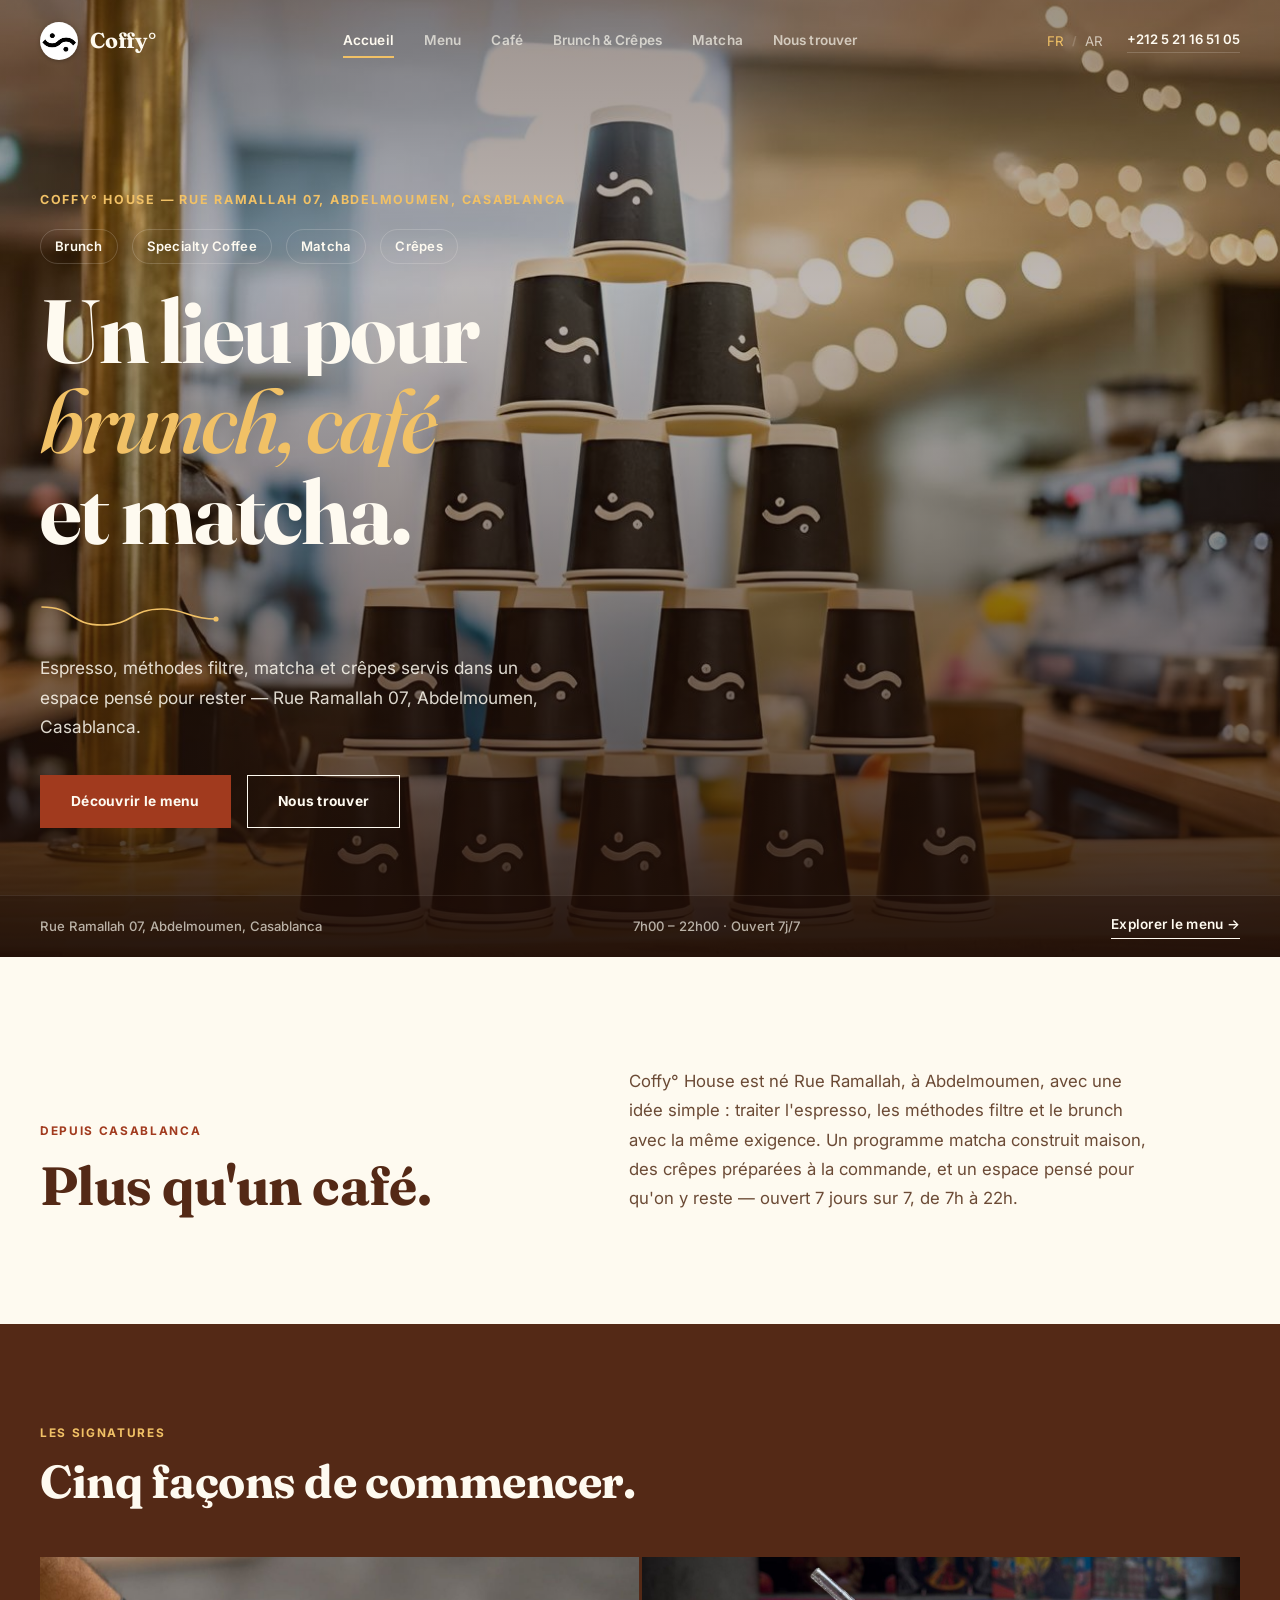
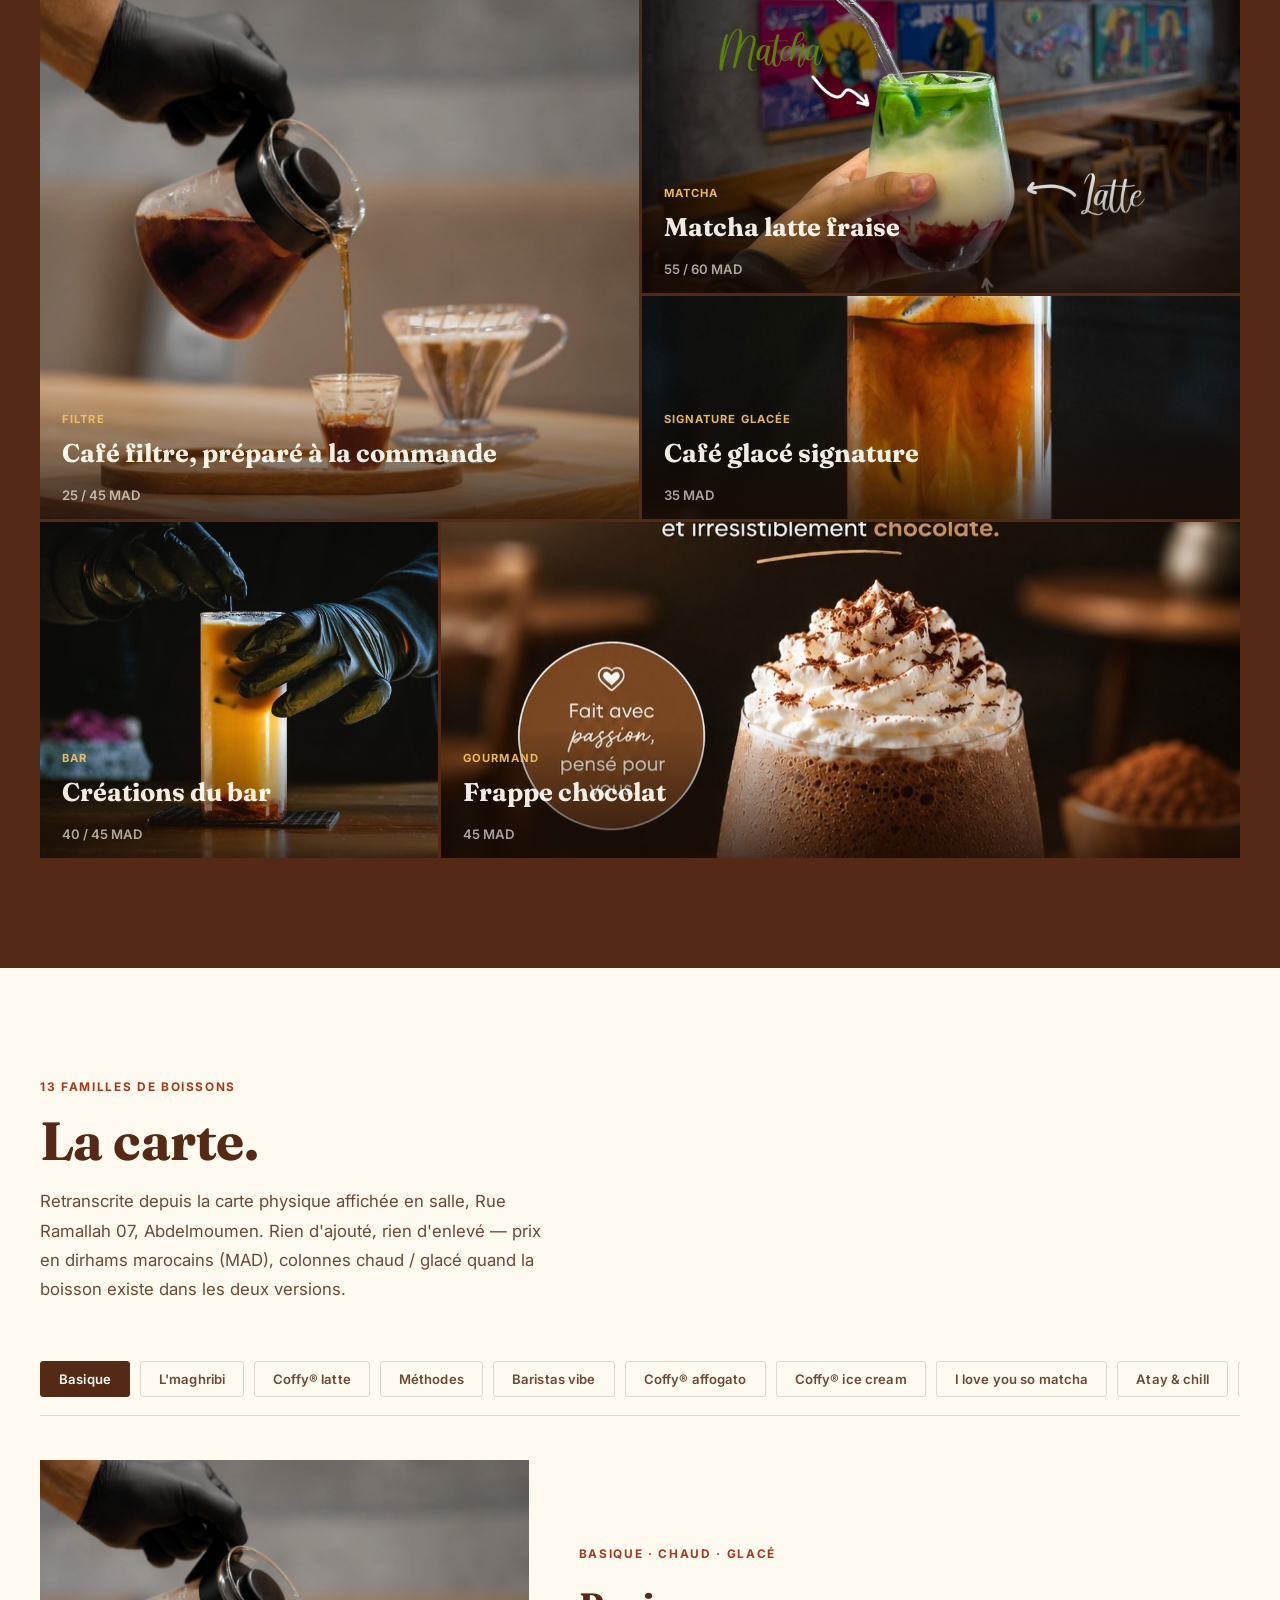
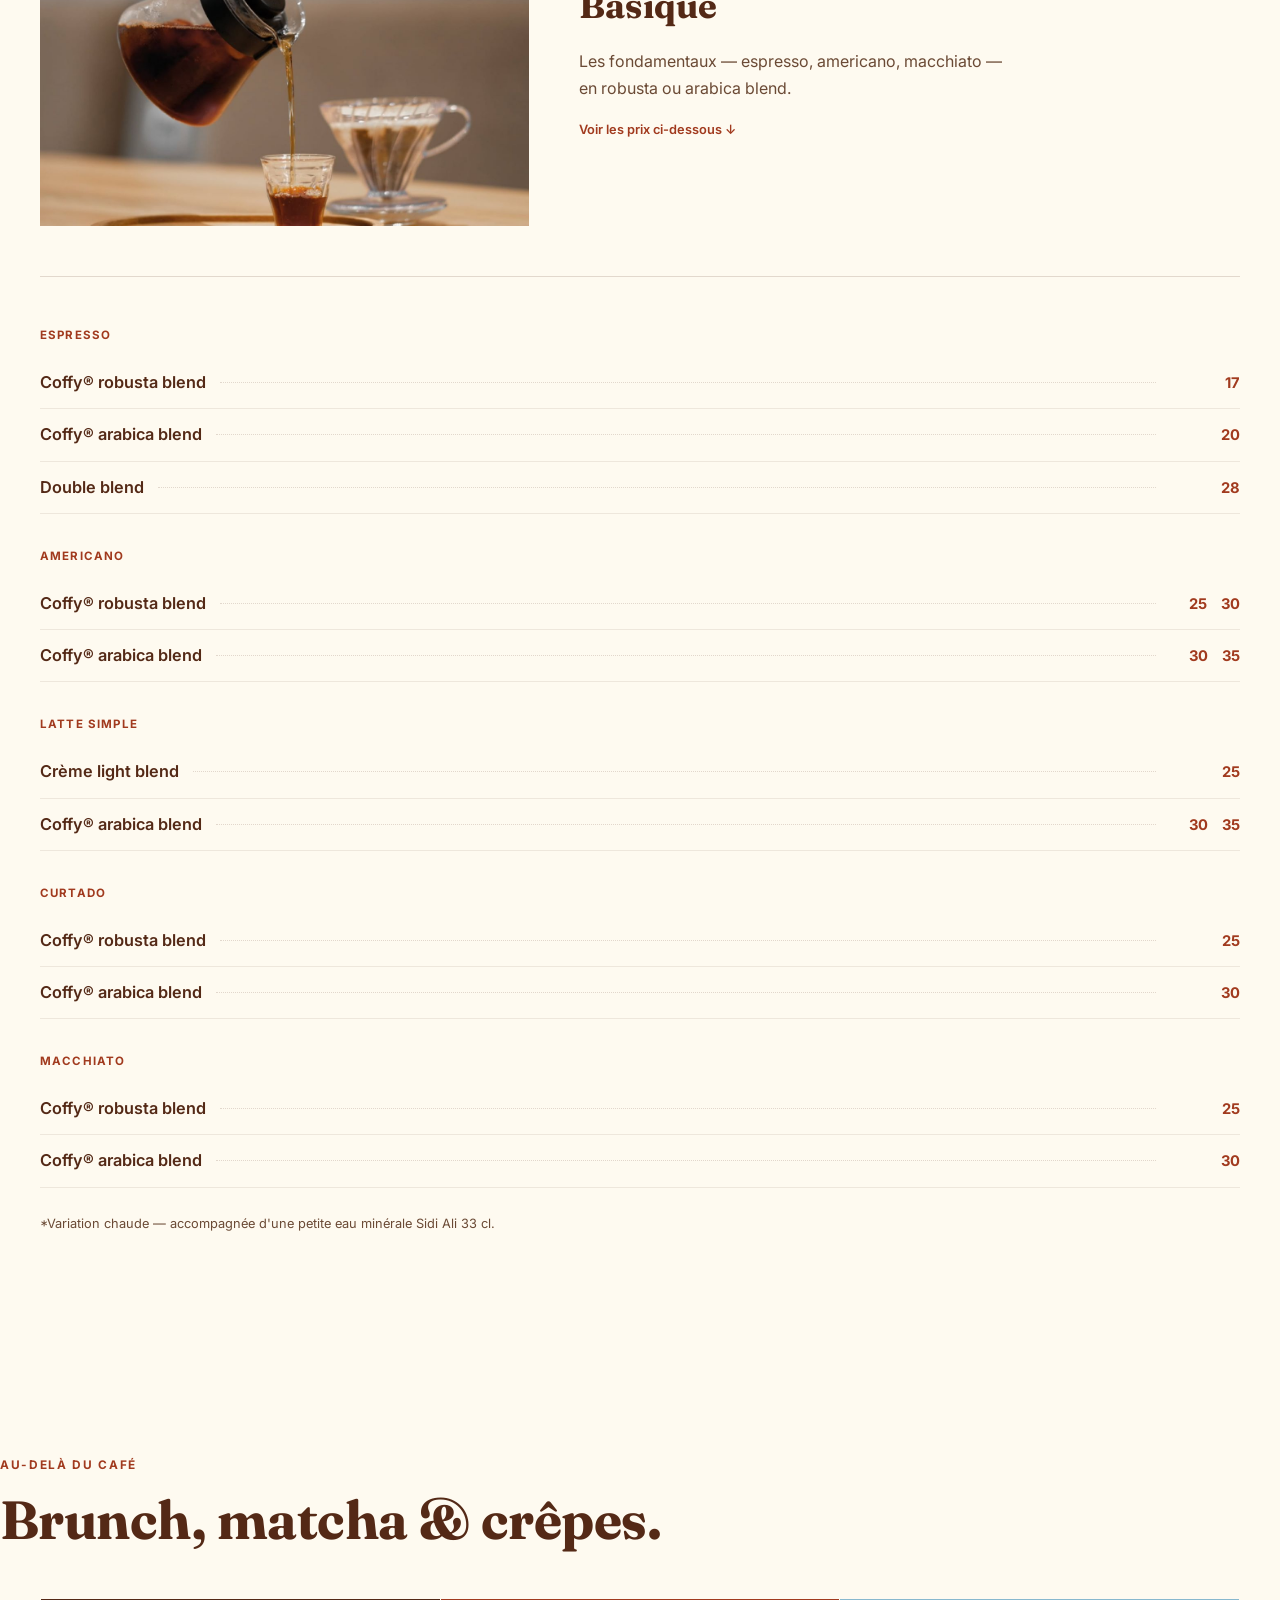
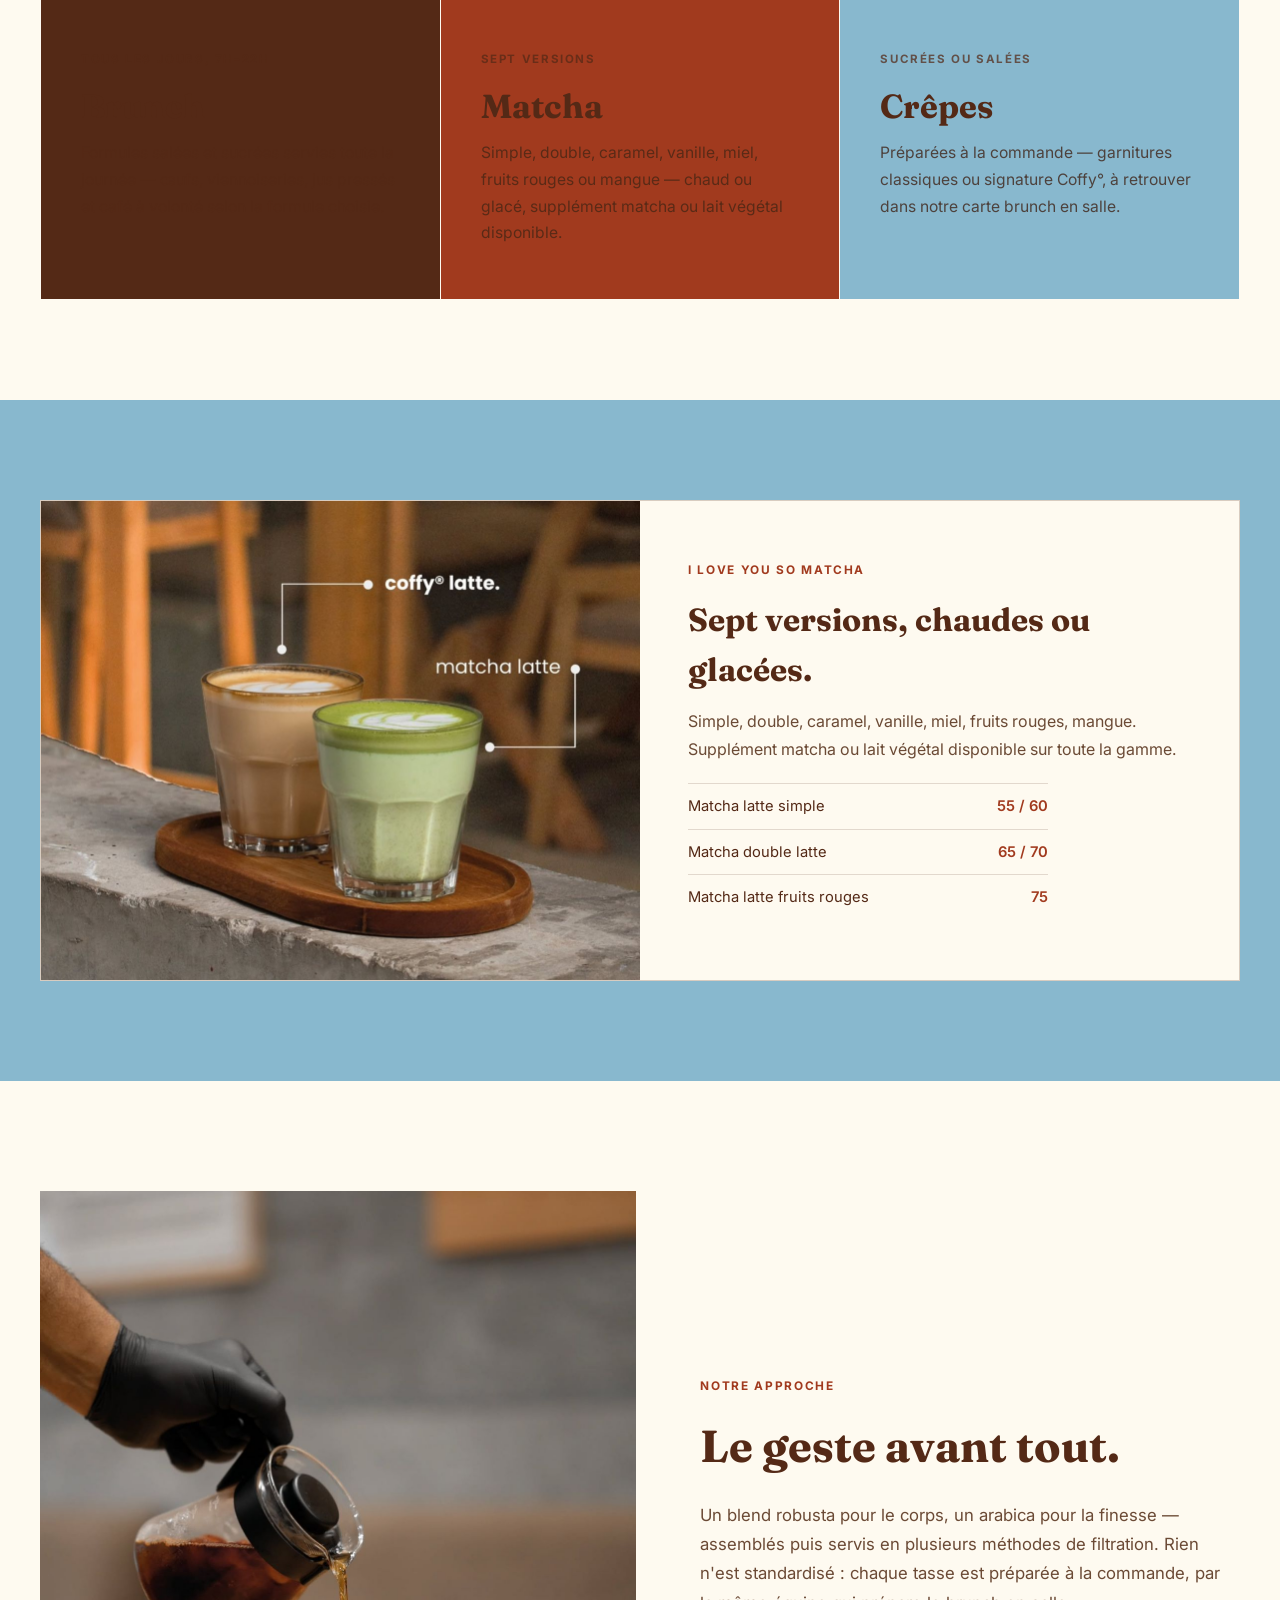
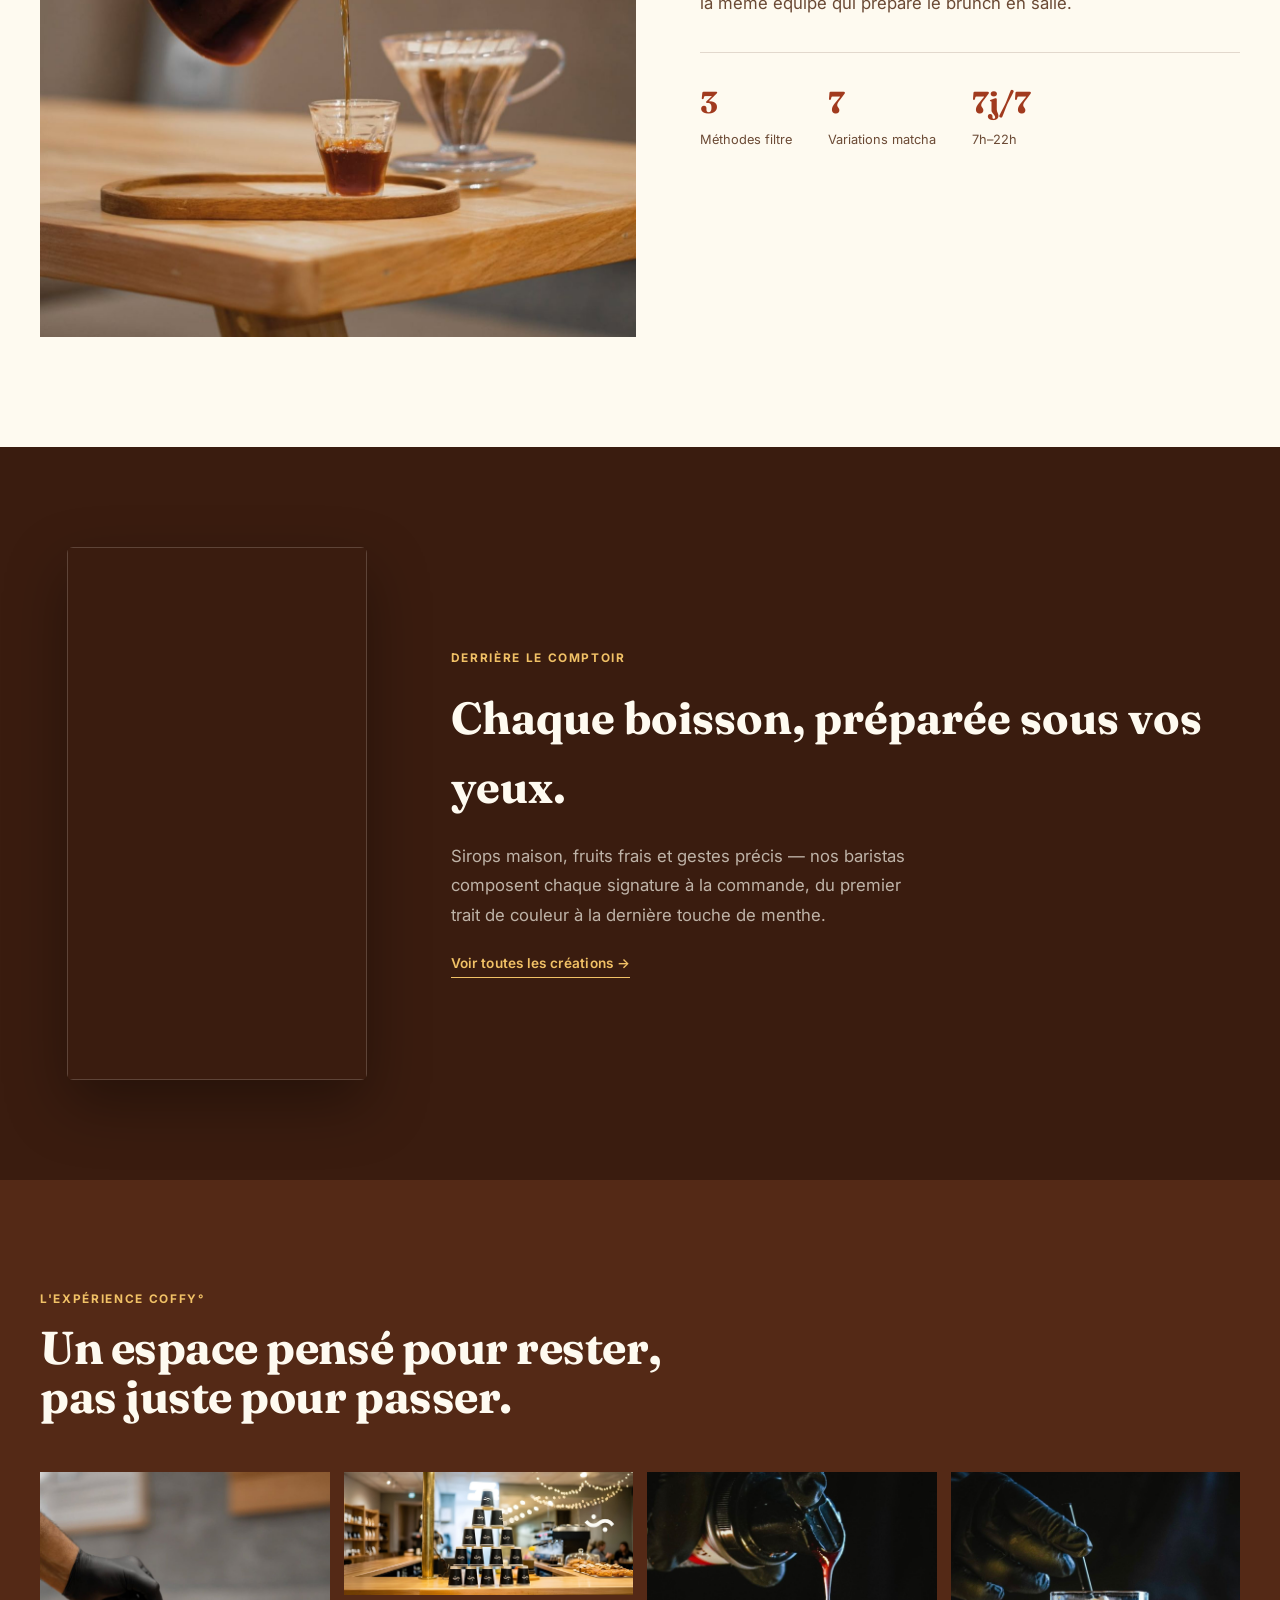
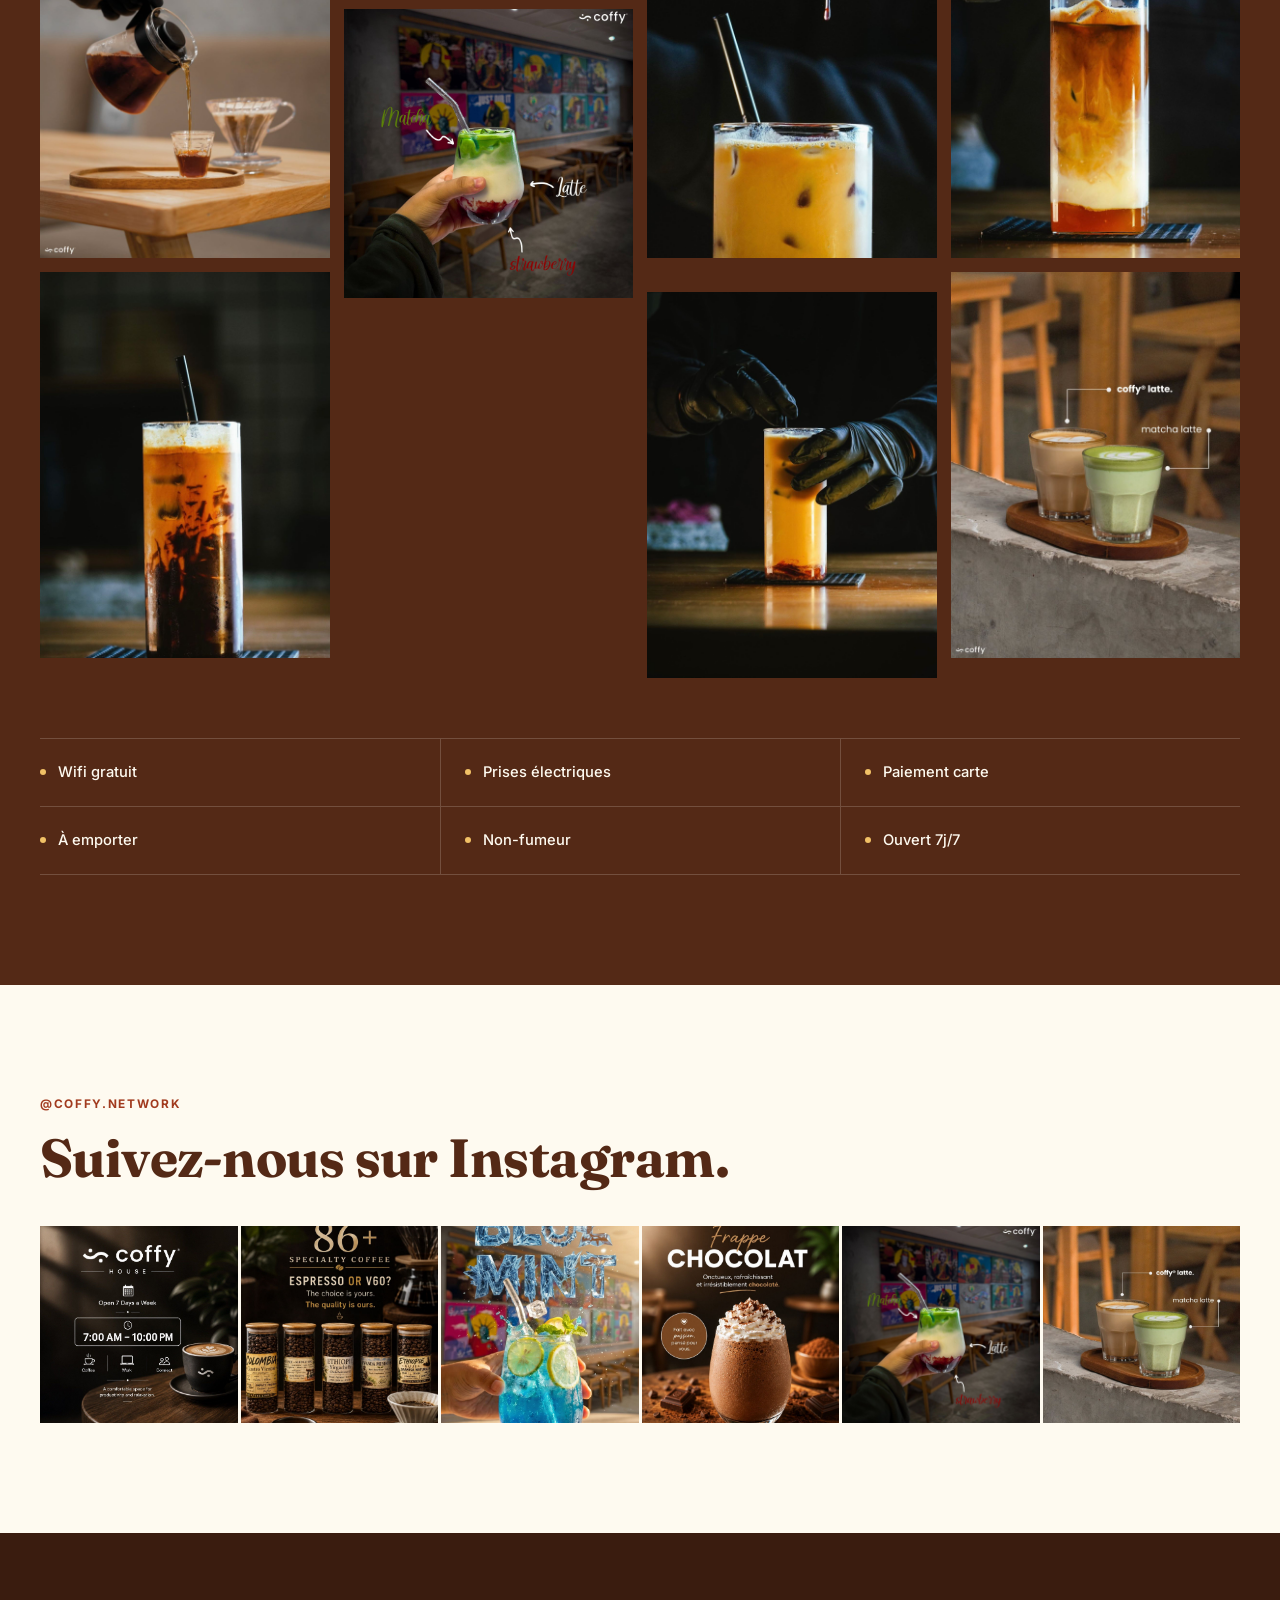
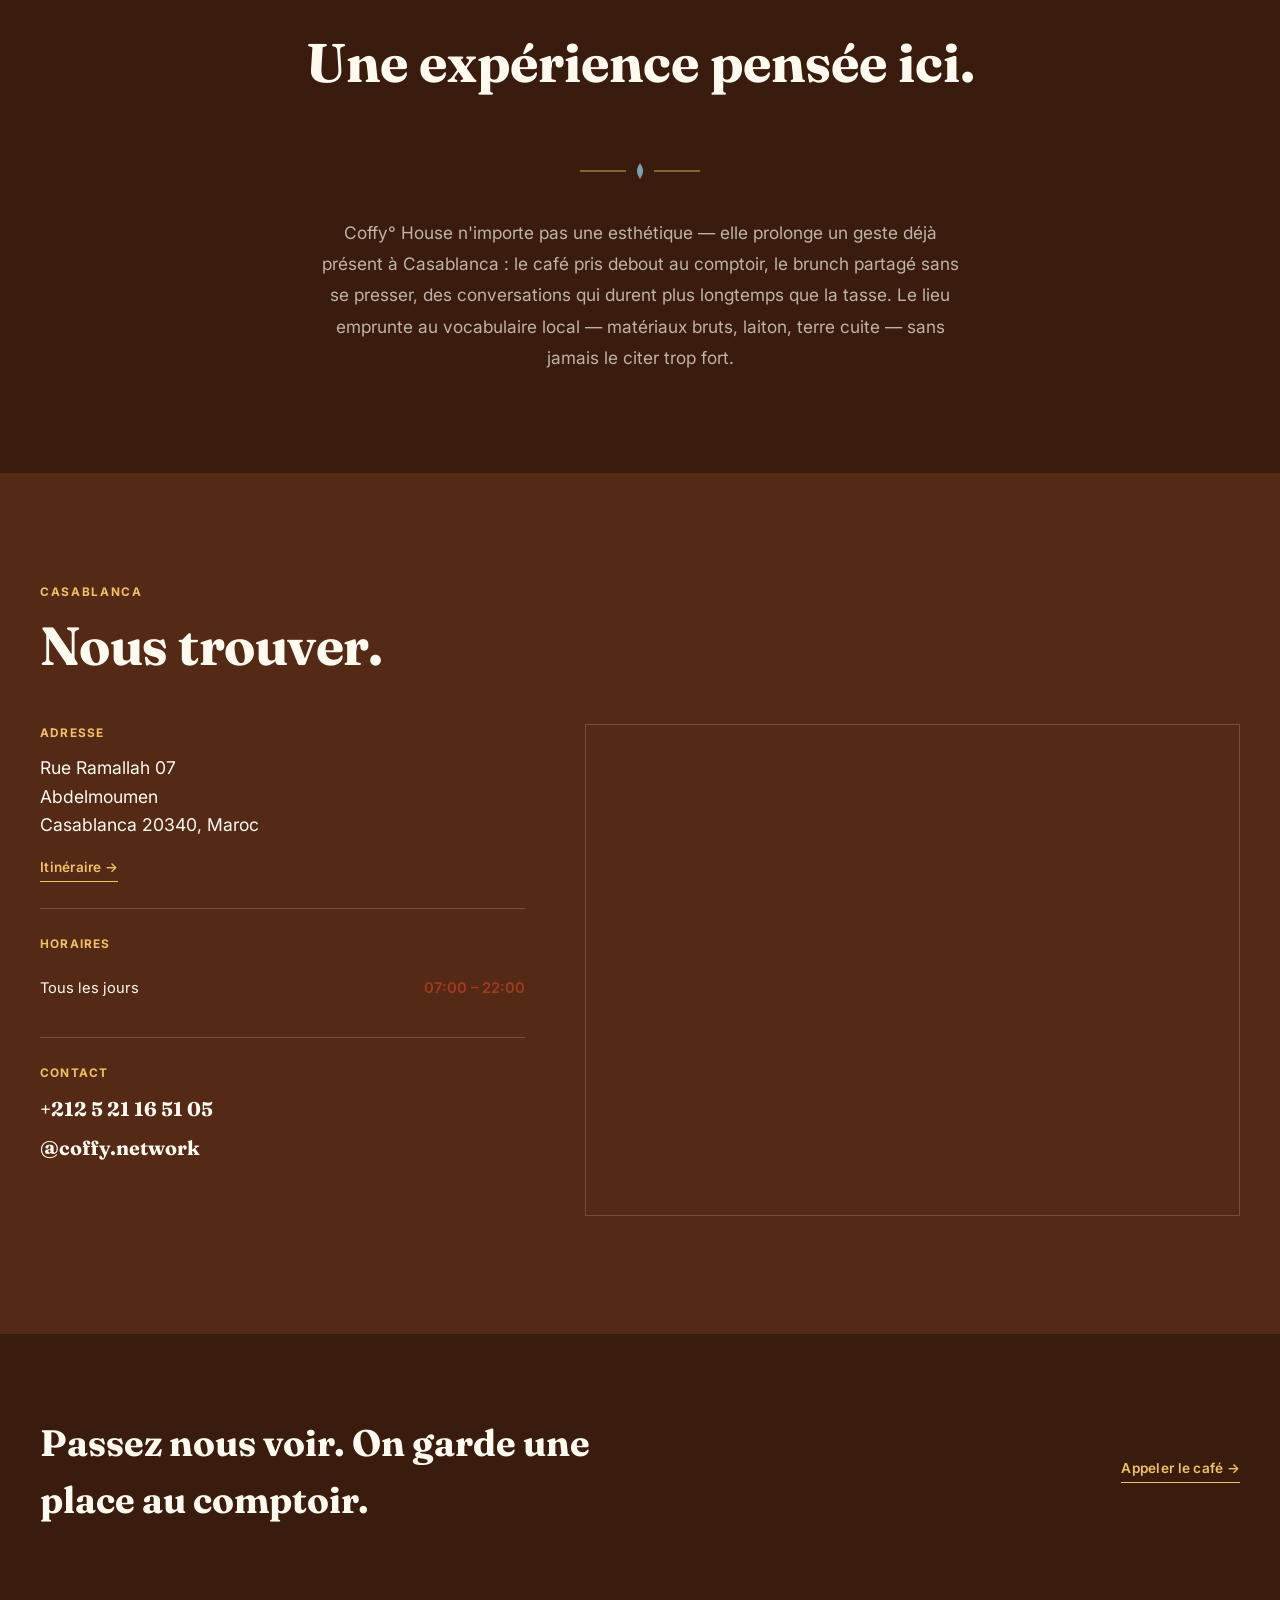
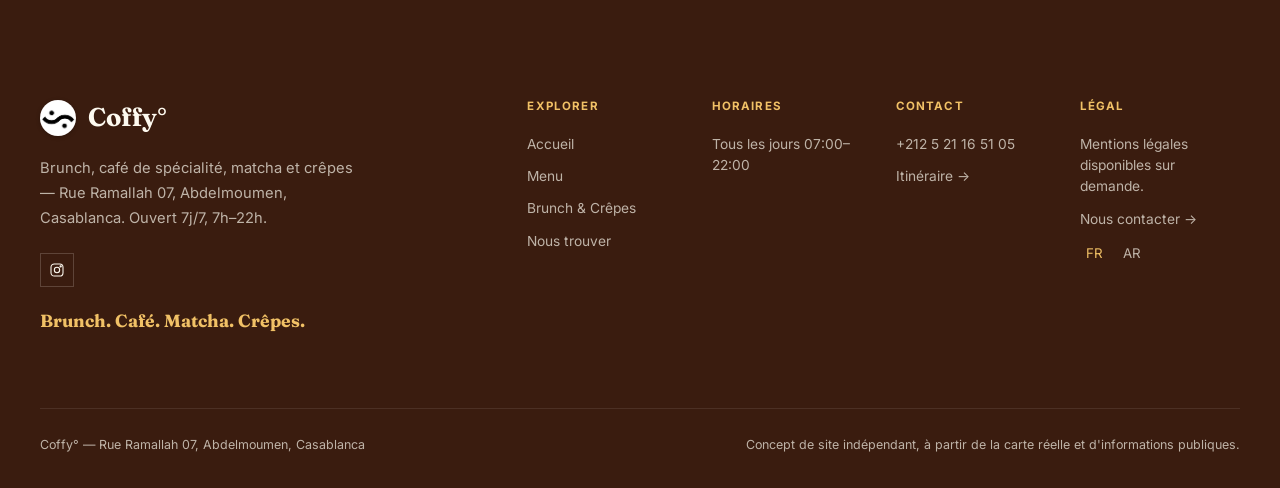
<file: index.html>
<!DOCTYPE html>
<html lang="fr">
<head>
<meta charset="UTF-8">
<meta name="viewport" content="width=device-width, initial-scale=1.0">
<title>Coffy° House — Brunch, Café de spécialité, Matcha & Crêpes, Casablanca</title>
<meta name="description" content="Coffy° House — Brunch, café de spécialité, matcha et crêpes, Rue Ramallah 07, Abdelmoumen, Casablanca. Ouvert 7j/7 de 7h à 22h.">
<meta property="og:title" content="Coffy° House — Casablanca">
<meta property="og:description" content="Brunch, café de spécialité, matcha et crêpes — Rue Ramallah 07, Abdelmoumen, Casablanca.">
<meta property="og:type" content="website">
<meta property="og:url" content="https://coffy.network/">
<meta property="og:image" content="https://coffy.network/public/hero/hero.jpg">
<meta property="og:locale" content="fr_MA">
<meta name="twitter:card" content="summary_large_image">
<meta name="theme-color" content="#542916">
<link rel="canonical" href="https://coffy.network/">
<link rel="icon" href="public/logo/favicon-32.png" type="image/png" sizes="32x32">
<link rel="apple-touch-icon" href="public/logo/apple-touch-icon.png">
<link rel="preconnect" href="https://fonts.googleapis.com">
<link rel="preconnect" href="https://fonts.gstatic.com" crossorigin>
<link href="https://fonts.googleapis.com/css2?family=Fraunces:ital,opsz,wght@0,9..144,500;0,9..144,600;0,9..144,700;1,9..144,500;1,9..144,600&family=Inter:ital,wght@0,400..800;1,400..800&family=Noto+Sans+Arabic:wght@400;500;600;700&display=swap" rel="stylesheet">
<link rel="stylesheet" href="styles.css">
<script type="application/ld+json">
{"@context":"https://schema.org","@type":"CafeOrCoffeeShop","name":"Coffy° House","telephone":"+212521165105","address":{"@type":"PostalAddress","streetAddress":"Rue Ramallah 07, Abdelmoumen","addressLocality":"Casablanca","postalCode":"20340","addressCountry":"MA"},"geo":{"@type":"GeoCoordinates","latitude":33.57774,"longitude":-7.6260107},"url":"https://coffy.network","servesCuisine":["Brunch","Coffee","Matcha","Crêpes"],"openingHoursSpecification":[{"@type":"OpeningHoursSpecification","dayOfWeek":["Monday","Tuesday","Wednesday","Thursday","Friday","Saturday","Sunday"],"opens":"07:00","closes":"22:00"}]}
</script>
</head>
<body>

<!-- ============ NAV ============ -->
<div class="nav" id="mainnav">
  <div class="nav-inner">
    <a class="brand-mark" href="#accueil">
      <img class="brand-logo" src="public/logo/Coffy.jpg" alt="Coffy°" width="38" height="38">
      <span class="word">Coffy°</span>
    </a>
    <div class="nav-links">
      <a href="#accueil" data-i18n="nav_accueil">Accueil</a>
      <a href="#menu" data-i18n="nav_menu">Menu</a>
      <a href="#experience" data-i18n="nav_cafe">Café</a>
      <a href="#brunch" data-i18n="nav_brunch">Brunch &amp; Crêpes</a>
      <a href="#matcha" data-i18n="nav_matcha">Matcha</a>
      <a href="#visiter" data-i18n="nav_trouver">Nous trouver</a>
    </div>
    <div class="nav-right">
      <div class="langswitch" role="group" aria-label="Choix de la langue">
        <button type="button" data-lang="fr">FR</button><span class="sep">/</span>
        <button type="button" data-lang="ar">AR</button>
      </div>
      <a class="nav-tel" href="tel:+212521165105">+212 5 21 16 51 05</a>
      <button class="navtoggle" id="navtoggle" aria-label="Ouvrir le menu" aria-expanded="false" aria-controls="mobilenav">
        <svg width="18" height="18" viewBox="0 0 24 24" fill="none" stroke="currentColor" stroke-width="1.8"><path d="M3 6h18M3 12h18M3 18h18"/></svg>
      </button>
    </div>
  </div>
</div>

<div class="mobilenav" id="mobilenav">
  <a href="#accueil" data-section data-i18n="nav_accueil">Accueil</a>
  <a href="#menu" data-section data-i18n="nav_menu">Menu</a>
  <a href="#experience" data-section data-i18n="nav_cafe">Café</a>
  <a href="#brunch" data-section data-i18n="nav_brunch">Brunch &amp; Crêpes</a>
  <a href="#matcha" data-section data-i18n="nav_matcha">Matcha</a>
  <a href="#visiter" data-section data-i18n="nav_trouver">Nous trouver</a>
  <div class="mobilenav-foot">
    <div class="langswitch" role="group" aria-label="Choix de la langue">
      <button type="button" data-lang="fr">FR</button><span class="sep">/</span>
      <button type="button" data-lang="ar">AR</button>
    </div>
    <a class="nav-tel" href="tel:+212521165105" style="color:var(--sub-dark);">+212 5 21 16 51 05</a>
  </div>
</div>

<!-- ============ HERO ============ -->
<header class="hero" id="mainhero">
  <div class="hero-photo">
    <img src="public/hero/hero.jpg" alt="Comptoir Coffy° House — pyramide de gobelets, machine espresso en laiton et viennoiseries en salle" fetchpriority="high">
  </div>
  <div id="accueil" class="hero-inner">
    <div class="hero-loc" data-i18n="hero_loc">Coffy° House — Rue Ramallah 07, Abdelmoumen, Casablanca</div>
    <div class="hero-tagline" aria-hidden="false">
      <span data-i18n="tag_brunch">Brunch</span>
      <span data-i18n="tag_coffee">Specialty Coffee</span>
      <span data-i18n="tag_matcha">Matcha</span>
      <span data-i18n="tag_crepes">Crêpes</span>
    </div>
    <h1 class="hero-headline">
      <span class="ln"><span data-i18n="hero_h1a">Un lieu pour</span></span>
      <span class="ln"><span class="ln2" data-i18n="hero_h1b">brunch, café</span></span>
      <span class="ln"><span data-i18n="hero_h1c">et matcha.</span></span>
    </h1>
    <svg class="pour-line" viewBox="0 0 180 26" fill="none" xmlns="http://www.w3.org/2000/svg" aria-hidden="true">
      <path d="M2 4C34 4 30 22 62 22C94 22 90 6 122 6C146 6 148 16 176 16" style="stroke:var(--miel-dore)" stroke-width="1.6" stroke-linecap="round"/>
      <circle cx="176" cy="16" r="2.6" style="fill:var(--miel-dore)"/>
    </svg>
    <p class="hero-sub" data-i18n="hero_sub">Espresso, méthodes filtre, matcha et crêpes servis dans un espace pensé pour rester — Rue Ramallah 07, Abdelmoumen, Casablanca.</p>
    <div class="hero-ctas">
      <a class="btn btn-fill" href="#menu" data-i18n="hero_cta1">Découvrir le menu</a>
      <a class="btn btn-ghost" href="#visiter" data-i18n="hero_cta2">Nous trouver</a>
    </div>
  </div>
  <div class="hero-strip">
    <div class="hero-strip-inner">
      <span data-i18n="hero_strip_addr"><strong>Rue Ramallah 07</strong>, Abdelmoumen, Casablanca</span>
      <span data-i18n="hero_strip_hours"><strong>7h00 – 22h00</strong> · Ouvert 7j/7</span>
      <a class="link-arrow" href="#menu" style="color:var(--white);" data-i18n="hero_strip_link">Explorer le menu →</a>
    </div>
  </div>
</header>

<!-- ============ INTRO ============ -->
<section class="section-paper" id="intro">
  <div class="wrap">
    <div class="intro-grid">
      <div class="reveal">
        <span class="eyebrow" data-i18n="intro_eyebrow">Depuis Casablanca</span>
        <h2 class="sec-title" data-i18n="intro_title">Plus qu'un café.</h2>
      </div>
      <p class="sec-body reveal" data-i18n="intro_body">Coffy° House est né Rue Ramallah, à Abdelmoumen, avec une idée simple&nbsp;: traiter l'espresso, les méthodes filtre et le brunch avec la même exigence. Un programme matcha construit maison, des crêpes préparées à la commande, et un espace pensé pour qu'on y reste — ouvert 7 jours sur 7, de 7h à 22h.</p>
    </div>
  </div>
</section>

<!-- ============ SIGNATURES ============ -->
<section class="section-dark" id="signatures" style="padding-top:0;">
  <div class="wrap" style="padding-top:100px;">
    <span class="eyebrow on-dark" data-i18n="sig_eyebrow">Les signatures</span>
    <h2 class="sec-title" style="font-size:clamp(2rem,3.6vw,3.2rem);margin-bottom:50px;" data-i18n="sig_title">Cinq façons de commencer.</h2>
  </div>
  <div class="wrap reveal">
    <div class="sig-grid">
      <a class="sig-card big" href="#experience">
        <img src="public/coffy/esp.jpg" alt="Barista Coffy versant un café filtre en salle" loading="lazy">
        <div class="sig-body"><span class="sig-tag" data-i18n="sig1_tag">Filtre</span><h3 data-i18n="sig1_name">Café filtre, préparé à la commande</h3><span class="sig-price">25 / 45 MAD</span></div>
      </a>
      <a class="sig-card med" href="#matcha">
        <img src="public/coffy/matchalatte.jpg" alt="Matcha latte fraise, servi en salle chez Coffy°" loading="lazy">
        <div class="sig-body"><span class="sig-tag" data-i18n="sig2_tag">Matcha</span><h3 data-i18n="sig2_name">Matcha latte fraise</h3><span class="sig-price">55 / 60 MAD</span></div>
      </a>
      <a class="sig-card med atay" href="#menu">
        <img src="public/coffy/1c.jpg" alt="Cocktail de café glacé préparé au comptoir" loading="lazy">
        <div class="sig-body"><span class="sig-tag" data-i18n="sig3_tag">Signature glacée</span><h3 data-i18n="sig3_name">Café glacé signature</h3><span class="sig-price">35 MAD</span></div>
      </a>
      <a class="sig-card small v60" href="#menu">
        <img src="public/coffy/3c.jpg" alt="Préparation d'une boisson glacée orange au comptoir" loading="lazy">
        <div class="sig-body"><span class="sig-tag" data-i18n="sig4_tag">Bar</span><h3 data-i18n="sig4_name">Créations du bar</h3><span class="sig-price">40 / 45 MAD</span></div>
      </a>
      <a class="sig-card small sweet" href="#brunch">
        <img src="public/coffy/coffychocolat.jpg" alt="Frappe chocolat Coffy°, garni de chantilly et copeaux de chocolat" loading="lazy">
        <div class="sig-body"><span class="sig-tag" data-i18n="sig5_tag">Gourmand</span><h3 data-i18n="sig5_name">Frappe chocolat</h3><span class="sig-price">45 MAD</span></div>
      </a>
    </div>
  </div>
</section>

<!-- ============ MENU ============ -->
<section class="section-paper" id="menu">
  <div class="wrap">
    <div style="max-width:640px;margin-bottom:56px;" class="reveal">
      <span class="eyebrow" data-i18n="menu_eyebrow">13 familles de boissons</span>
      <h2 class="sec-title" data-i18n="menu_title">La carte.</h2>
      <p class="sec-body" style="margin-top:18px;" data-i18n="menu_body">Retranscrite depuis la carte physique affichée en salle, Rue Ramallah 07, Abdelmoumen. Rien d'ajouté, rien d'enlevé — prix en dirhams marocains (MAD), colonnes chaud / glacé quand la boisson existe dans les deux versions.</p>
    </div>
    <div class="cat-pills" id="catnav" role="tablist" aria-label="Catégories du menu"></div>
    <div id="menu-cats"></div>
  </div>
</section>

<!-- ============ BRUNCH / MATCHA / CRÊPES ============ -->
<section class="brunch-band" id="brunch">
  <div class="wrap" style="padding:100px 0 0;">
    <span class="eyebrow" data-i18n="brunch_eyebrow">Au-delà du café</span>
    <h2 class="sec-title" style="margin-bottom:50px;" data-i18n="brunch_title">Brunch, matcha &amp; crêpes.</h2>
  </div>
  <div class="wrap" style="padding-bottom:100px;">
    <div class="brunch-grid reveal">
      <div class="brunch-panel">
        <span class="num" data-i18n="brunch1_num">Tous les jours, 7h–22h</span>
        <h3 data-i18n="brunch1_h">Brunch</h3>
        <p data-i18n="brunch1_p">Formules salées et sucrées servies toute la journée — œufs, viennoiseries, jus pressés et café à volonté selon la formule choisie.</p>
      </div>
      <div class="brunch-panel accent">
        <span class="num" data-i18n="brunch2_num">Sept versions</span>
        <h3 data-i18n="brunch2_h">Matcha</h3>
        <p data-i18n="brunch2_p">Simple, double, caramel, vanille, miel, fruits rouges ou mangue — chaud ou glacé, supplément matcha ou lait végétal disponible.</p>
      </div>
      <div class="brunch-panel blue">
        <span class="num" data-i18n="brunch3_num">Sucrées ou salées</span>
        <h3 data-i18n="brunch3_h">Crêpes</h3>
        <p data-i18n="brunch3_p">Préparées à la commande — garnitures classiques ou signature Coffy°, à retrouver dans notre carte brunch en salle.</p>
      </div>
    </div>
  </div>
</section>

<!-- ============ MATCHA HIGHLIGHT ============ -->
<section class="section-porcelaine" id="matcha">
  <div class="wrap reveal">
    <div class="feature-large light" style="border-color:rgba(84,41,22,.22);background:var(--nuage-de-lait);">
      <div class="thumb"><img src="public/coffy/coffylatte.jpg" alt="Coffy latte et matcha latte servis côte à côte sur un plateau en bois" loading="lazy"></div>
      <div class="body" style="color:var(--espresso);">
        <span class="eyebrow" style="color:var(--terre-cuite);" data-i18n="matcha1_tag">I love you so matcha</span>
        <h3 data-i18n="matcha1_h">Sept versions, chaudes ou glacées.</h3>
        <p style="color:var(--sub-paper);" data-i18n="matcha1_p">Simple, double, caramel, vanille, miel, fruits rouges, mangue. Supplément matcha ou lait végétal disponible sur toute la gamme.</p>
        <table class="hours-table" style="max-width:360px;">
          <tr><td>Matcha latte simple</td><td>55 / 60</td></tr>
          <tr><td>Matcha double latte</td><td>65 / 70</td></tr>
          <tr><td>Matcha latte fruits rouges</td><td>75</td></tr>
        </table>
      </div>
    </div>
  </div>
</section>

<!-- ============ COFFEE EXPERIENCE ============ -->
<section class="section-paper" id="experience">
  <div class="wrap">
    <div class="story reveal">
      <div class="story-img"><img src="public/coffy/esp.jpg" alt="Préparation d'un café filtre au comptoir Coffy°" loading="lazy"></div>
      <div class="story-text">
        <span class="eyebrow" data-i18n="exp_eyebrow">Notre approche</span>
        <h2 class="display" data-i18n="exp_title">Le geste avant tout.</h2>
        <p class="sec-body" data-i18n="exp_body">Un blend robusta pour le corps, un arabica pour la finesse — assemblés puis servis en plusieurs méthodes de filtration. Rien n'est standardisé&nbsp;: chaque tasse est préparée à la commande, par la même équipe qui prépare le brunch en salle.</p>
        <div class="story-stats">
          <div class="story-stat"><b data-i18n="stat1_n">3</b><span data-i18n="stat1_l">Méthodes filtre</span></div>
          <div class="story-stat"><b data-i18n="stat2_n">7</b><span data-i18n="stat2_l">Variations matcha</span></div>
          <div class="story-stat"><b data-i18n="stat3_n">7j/7</b><span data-i18n="stat3_l">7h–22h</span></div>
        </div>
      </div>
    </div>
  </div>
</section>

<!-- ============ VIDEO SECTION ============ -->
<section class="section-roasted" id="video">
  <div class="wrap">
    <div class="video-block reveal">
      <div class="video-frame">
        <video src="public/vedio/vedio.mp4" autoplay muted loop playsinline preload="metadata" aria-label="Préparation d'une boisson signature au comptoir Coffy°"></video>
      </div>
      <div class="video-text">
        <span class="eyebrow on-dark" data-i18n="vid_eyebrow">Derrière le comptoir</span>
        <h2 class="display" data-i18n="vid_title">Chaque boisson, préparée sous vos yeux.</h2>
        <p class="sec-body on-dark" data-i18n="vid_body">Sirops maison, fruits frais et gestes précis — nos baristas composent chaque signature à la commande, du premier trait de couleur à la dernière touche de menthe.</p>
        <a class="link-arrow on-dark" href="#menu" data-i18n="vid_cta">Voir toutes les créations →</a>
      </div>
    </div>
  </div>
</section>

<!-- ============ ATMOSPHERE GALLERY ============ -->
<section class="section-dark" id="atmosphere">
  <div class="wrap">
    <span class="eyebrow on-dark" data-i18n="atmo_eyebrow">L'expérience Coffy°</span>
    <h2 class="sec-title" style="font-size:clamp(2rem,3.6vw,3.2rem);margin-bottom:50px;max-width:640px;" data-i18n="atmo_title">Un espace pensé pour rester, pas juste pour passer.</h2>
  </div>
  <div class="wrap">
    <div class="gallery">
      <div class="gallery-item"><img src="public/coffy/esp.jpg" alt="Préparation d'un café filtre, référence visuelle" loading="lazy"></div>
      <div class="gallery-item"><img src="public/coffy/2c.jpg" alt="Café glacé au comptoir, référence visuelle" loading="lazy"></div>
      <div class="gallery-item"><img src="public/hero/hero.jpg" alt="Comptoir Coffy° House en salle, référence visuelle" loading="lazy"></div>
      <div class="gallery-item"><img src="public/coffy/matchalatte.jpg" alt="Matcha latte fraise, référence visuelle" loading="lazy"></div>
      <div class="gallery-item"><img src="public/coffy/4c.jpg" alt="Préparation d'une boisson glacée, référence visuelle" loading="lazy"></div>
      <div class="gallery-item"><img src="public/coffy/3c.jpg" alt="Boisson glacée orange au comptoir, référence visuelle" loading="lazy"></div>
      <div class="gallery-item"><img src="public/coffy/1c.jpg" alt="Café glacé signature, référence visuelle" loading="lazy"></div>
      <div class="gallery-item"><img src="public/coffy/coffylatte.jpg" alt="Coffy latte et matcha latte, référence visuelle" loading="lazy"></div>
    </div>
    <div class="amenities reveal-stagger">
      <div class="amenity"><span class="glyph"></span><span data-i18n="amenity1">Wifi gratuit</span></div>
      <div class="amenity"><span class="glyph"></span><span data-i18n="amenity2">Prises électriques</span></div>
      <div class="amenity"><span class="glyph"></span><span data-i18n="amenity3">Paiement carte</span></div>
      <div class="amenity"><span class="glyph"></span><span data-i18n="amenity4">À emporter</span></div>
      <div class="amenity"><span class="glyph"></span><span data-i18n="amenity5">Non-fumeur</span></div>
      <div class="amenity"><span class="glyph"></span><span data-i18n="amenity6">Ouvert 7j/7</span></div>
    </div>
  </div>
</section>

<!-- ============ SOCIAL STRIP ============ -->
<section class="section-paper" id="social">
  <div class="wrap">
    <span class="eyebrow" data-i18n="soc_eyebrow">@coffy.network</span>
    <h2 class="sec-title" style="margin-bottom:40px;" data-i18n="soc_title">Suivez-nous sur Instagram.</h2>
  </div>
  <div class="wrap reveal">
    <div class="social-grid">
      <a class="social-item" href="https://www.instagram.com/coffy.network/" target="_blank" rel="noopener" aria-label="Voir sur Instagram">
        <img src="public/coffy/coffy.jpg" alt="Coffy° House — informations pratiques partagées sur Instagram" loading="lazy">
        <svg class="ig-icon" width="18" height="18" viewBox="0 0 24 24" fill="none" stroke="currentColor" stroke-width="1.8" aria-hidden="true"><rect x="3" y="3" width="18" height="18" rx="5"/><circle cx="12" cy="12" r="4"/><circle cx="17.5" cy="6.5" r="1"/></svg>
      </a>
      <a class="social-item" href="https://www.instagram.com/coffy.network/" target="_blank" rel="noopener" aria-label="Voir sur Instagram">
        <img src="public/coffy/86.jpg" alt="Sélection de cafés de spécialité Coffy°, publiée sur Instagram" loading="lazy">
        <svg class="ig-icon" width="18" height="18" viewBox="0 0 24 24" fill="none" stroke="currentColor" stroke-width="1.8" aria-hidden="true"><rect x="3" y="3" width="18" height="18" rx="5"/><circle cx="12" cy="12" r="4"/><circle cx="17.5" cy="6.5" r="1"/></svg>
      </a>
      <a class="social-item" href="https://www.instagram.com/coffy.network/" target="_blank" rel="noopener" aria-label="Voir sur Instagram">
        <img src="public/coffy/bluemint.jpg" alt="Cocktail Blue Mint, publié sur Instagram" loading="lazy">
        <svg class="ig-icon" width="18" height="18" viewBox="0 0 24 24" fill="none" stroke="currentColor" stroke-width="1.8" aria-hidden="true"><rect x="3" y="3" width="18" height="18" rx="5"/><circle cx="12" cy="12" r="4"/><circle cx="17.5" cy="6.5" r="1"/></svg>
      </a>
      <a class="social-item" href="https://www.instagram.com/coffy.network/" target="_blank" rel="noopener" aria-label="Voir sur Instagram">
        <img src="public/coffy/coffychocolat.jpg" alt="Frappe chocolat Coffy°, publié sur Instagram" loading="lazy">
        <svg class="ig-icon" width="18" height="18" viewBox="0 0 24 24" fill="none" stroke="currentColor" stroke-width="1.8" aria-hidden="true"><rect x="3" y="3" width="18" height="18" rx="5"/><circle cx="12" cy="12" r="4"/><circle cx="17.5" cy="6.5" r="1"/></svg>
      </a>
      <a class="social-item" href="https://www.instagram.com/coffy.network/" target="_blank" rel="noopener" aria-label="Voir sur Instagram">
        <img src="public/coffy/matchalatte.jpg" alt="Matcha latte fraise, publié sur Instagram" loading="lazy">
        <svg class="ig-icon" width="18" height="18" viewBox="0 0 24 24" fill="none" stroke="currentColor" stroke-width="1.8" aria-hidden="true"><rect x="3" y="3" width="18" height="18" rx="5"/><circle cx="12" cy="12" r="4"/><circle cx="17.5" cy="6.5" r="1"/></svg>
      </a>
      <a class="social-item" href="https://www.instagram.com/coffy.network/" target="_blank" rel="noopener" aria-label="Voir sur Instagram">
        <img src="public/coffy/coffylatte.jpg" alt="Coffy latte et matcha latte, publié sur Instagram" loading="lazy">
        <svg class="ig-icon" width="18" height="18" viewBox="0 0 24 24" fill="none" stroke="currentColor" stroke-width="1.8" aria-hidden="true"><rect x="3" y="3" width="18" height="18" rx="5"/><circle cx="12" cy="12" r="4"/><circle cx="17.5" cy="6.5" r="1"/></svg>
      </a>
    </div>
  </div>
</section>

<!-- ============ MOROCCAN IDENTITY ============ -->
<section class="section-roasted" id="histoire">
  <div class="wrap">
    <div class="identity reveal">
      <h2 class="statement" data-i18n="story_statement">Une expérience pensée ici.</h2>
      <svg class="motif" viewBox="0 0 120 20" fill="none" xmlns="http://www.w3.org/2000/svg" aria-hidden="true">
        <line x1="0" y1="10" x2="46" y2="10" style="stroke:var(--miel-dore)" stroke-width="1"/>
        <path d="M60 2C64 8 64 12 60 18C56 12 56 8 60 2Z" style="fill:var(--bleu-porcelaine)"/>
        <line x1="74" y1="10" x2="120" y2="10" style="stroke:var(--miel-dore)" stroke-width="1"/>
      </svg>
      <p data-i18n="story_body">Coffy° House n'importe pas une esthétique — elle prolonge un geste déjà présent à Casablanca&nbsp;: le café pris debout au comptoir, le brunch partagé sans se presser, des conversations qui durent plus longtemps que la tasse. Le lieu emprunte au vocabulaire local — matériaux bruts, laiton, terre cuite — sans jamais le citer trop fort.</p>
    </div>
  </div>
</section>

<!-- ============ LOCATION ============ -->
<section class="section-dark" id="visiter">
  <div class="wrap">
    <span class="eyebrow on-dark" data-i18n="loc_eyebrow">Casablanca</span>
    <h2 class="sec-title" style="margin-bottom:50px;" data-i18n="loc_title">Nous trouver.</h2>
    <div class="location-grid">
      <div class="reveal">
        <div class="info-block">
          <h4 data-i18n="loc_addr_label">Adresse</h4>
          <p style="font-size:1.1rem;line-height:1.6;margin:0;" data-i18n="loc_addr">Rue Ramallah 07<br>Abdelmoumen<br>Casablanca 20340, Maroc</p>
          <a class="link-arrow on-dark" style="margin-top:18px;" href="https://www.google.com/maps/dir/?api=1&destination=33.57774,-7.6260107" target="_blank" rel="noopener" data-i18n="loc_itin">Itinéraire →</a>
        </div>
        <div class="info-block">
          <h4 data-i18n="loc_hours_label">Horaires</h4>
          <table class="hours-table">
            <tr><td data-i18n="loc_hours_days">Tous les jours</td><td>07:00 – 22:00</td></tr>
          </table>
        </div>
        <div class="info-block">
          <h4 data-i18n="loc_contact_label">Contact</h4>
          <a class="contact-line" href="tel:+212521165105">+212 5 21 16 51 05</a>
          <a class="contact-line" href="https://www.instagram.com/coffy.network/" target="_blank" rel="noopener">@coffy.network</a>
        </div>
      </div>
      <div class="reveal">
        <div class="map-frame">
          <iframe title="Localisation de Coffy° House, Rue Ramallah, Abdelmoumen, Casablanca" src="https://www.google.com/maps?q=Rue+Ramallah+07+Abdelmoumen+Casablanca&z=16&output=embed" loading="lazy" referrerpolicy="no-referrer-when-downgrade"></iframe>
        </div>
      </div>
    </div>
  </div>
</section>

<!-- ============ CTA BAND ============ -->
<section class="cta-band section-roasted">
  <div class="wrap">
    <h2 data-i18n="cta_text">Passez nous voir. On garde une place au comptoir.</h2>
    <a class="link-arrow on-dark" href="tel:+212521165105" data-i18n="cta_call">Appeler le café →</a>
  </div>
</section>

<!-- ============ FOOTER ============ -->
<footer>
  <div class="wrap">
    <div class="foot-top">
      <div>
        <div class="foot-brand">
          <img src="public/logo/Coffy.jpg" alt="Coffy°">
          <span class="foot-mark">Coffy°</span>
        </div>
        <p class="foot-desc" data-i18n="foot_desc">Brunch, café de spécialité, matcha et crêpes — Rue Ramallah 07, Abdelmoumen, Casablanca. Ouvert 7j/7, 7h–22h.</p>
        <div class="foot-social">
          <a href="https://www.instagram.com/coffy.network/" target="_blank" rel="noopener" aria-label="Instagram">
            <svg width="16" height="16" viewBox="0 0 24 24" fill="none" stroke="currentColor" stroke-width="1.6"><rect x="3" y="3" width="18" height="18" rx="5"/><circle cx="12" cy="12" r="4"/><circle cx="17.5" cy="6.5" r="1"/></svg>
          </a>
        </div>
        <p class="foot-statement" data-i18n="foot_statement">Brunch. Café. Matcha. Crêpes.</p>
      </div>
      <div class="foot-cols">
        <div class="foot-col">
          <h4 data-i18n="foot_explore">Explorer</h4>
          <a href="#accueil" data-i18n="nav_accueil">Accueil</a>
          <a href="#menu" data-i18n="nav_menu">Menu</a>
          <a href="#brunch" data-i18n="nav_brunch">Brunch &amp; Crêpes</a>
          <a href="#visiter" data-i18n="nav_trouver">Nous trouver</a>
        </div>
        <div class="foot-col">
          <h4 data-i18n="foot_hours">Horaires</h4>
          <span data-i18n="foot_hours_line">Tous les jours 07:00–22:00</span>
        </div>
        <div class="foot-col">
          <h4 data-i18n="foot_contact">Contact</h4>
          <a href="tel:+212521165105">+212 5 21 16 51 05</a>
          <a href="https://www.google.com/maps/dir/?api=1&destination=33.57774,-7.6260107" target="_blank" rel="noopener" data-i18n="loc_itin">Itinéraire →</a>
        </div>
        <div class="foot-col">
          <h4 data-i18n="foot_legal">Légal</h4>
          <span data-i18n="foot_legal_note">Mentions légales disponibles sur demande.</span>
          <a href="tel:+212521165105" data-i18n="foot_legal_contact">Nous contacter →</a>
          <div class="foot-lang" role="group" aria-label="Choix de la langue" style="margin-top:14px;">
            <button type="button" data-lang="fr">FR</button>
            <button type="button" data-lang="ar">AR</button>
          </div>
        </div>
      </div>
    </div>
    <div class="foot-bottom">
      <span data-i18n="foot_bottom1">Coffy° — Rue Ramallah 07, Abdelmoumen, Casablanca</span>
      <span data-i18n="foot_bottom2">Concept de site indépendant, à partir de la carte réelle et d'informations publiques.</span>
    </div>
  </div>
</footer>

<script src="common.js"></script>
</body>
</html>
</file>
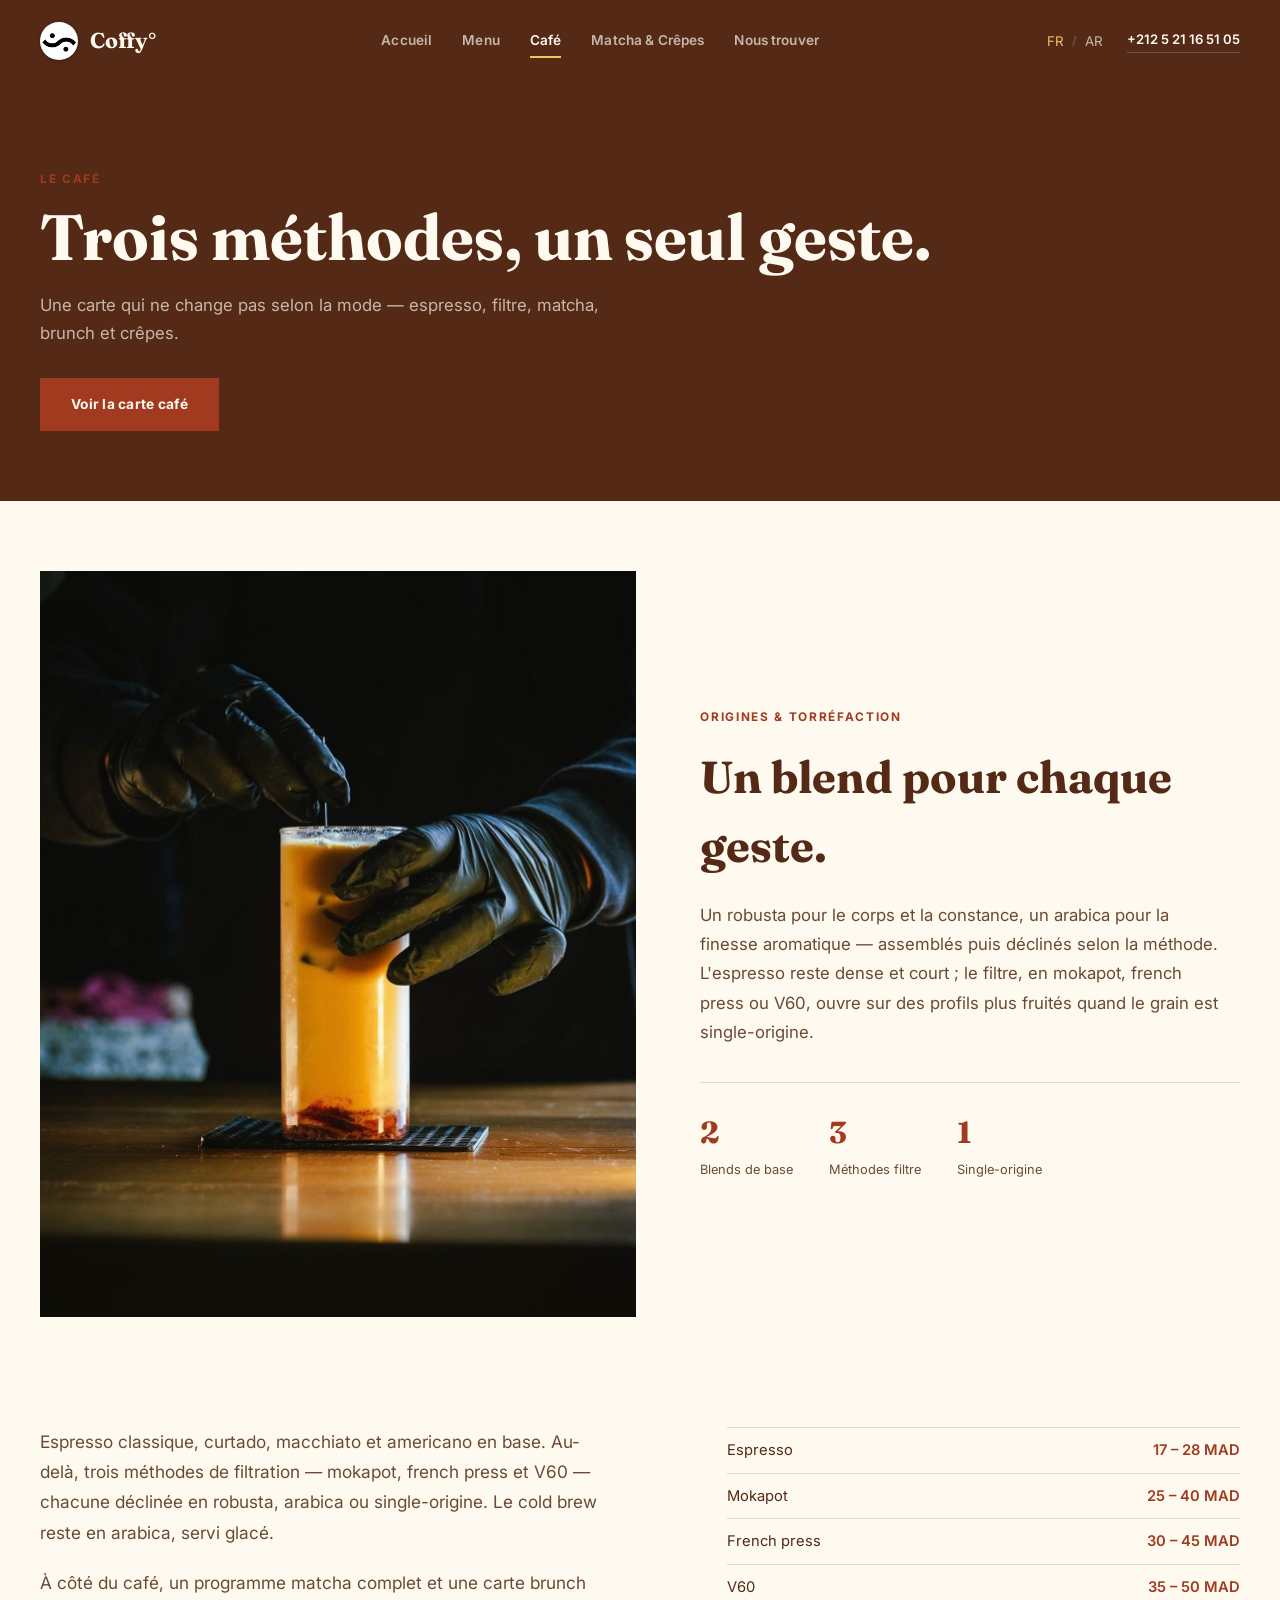
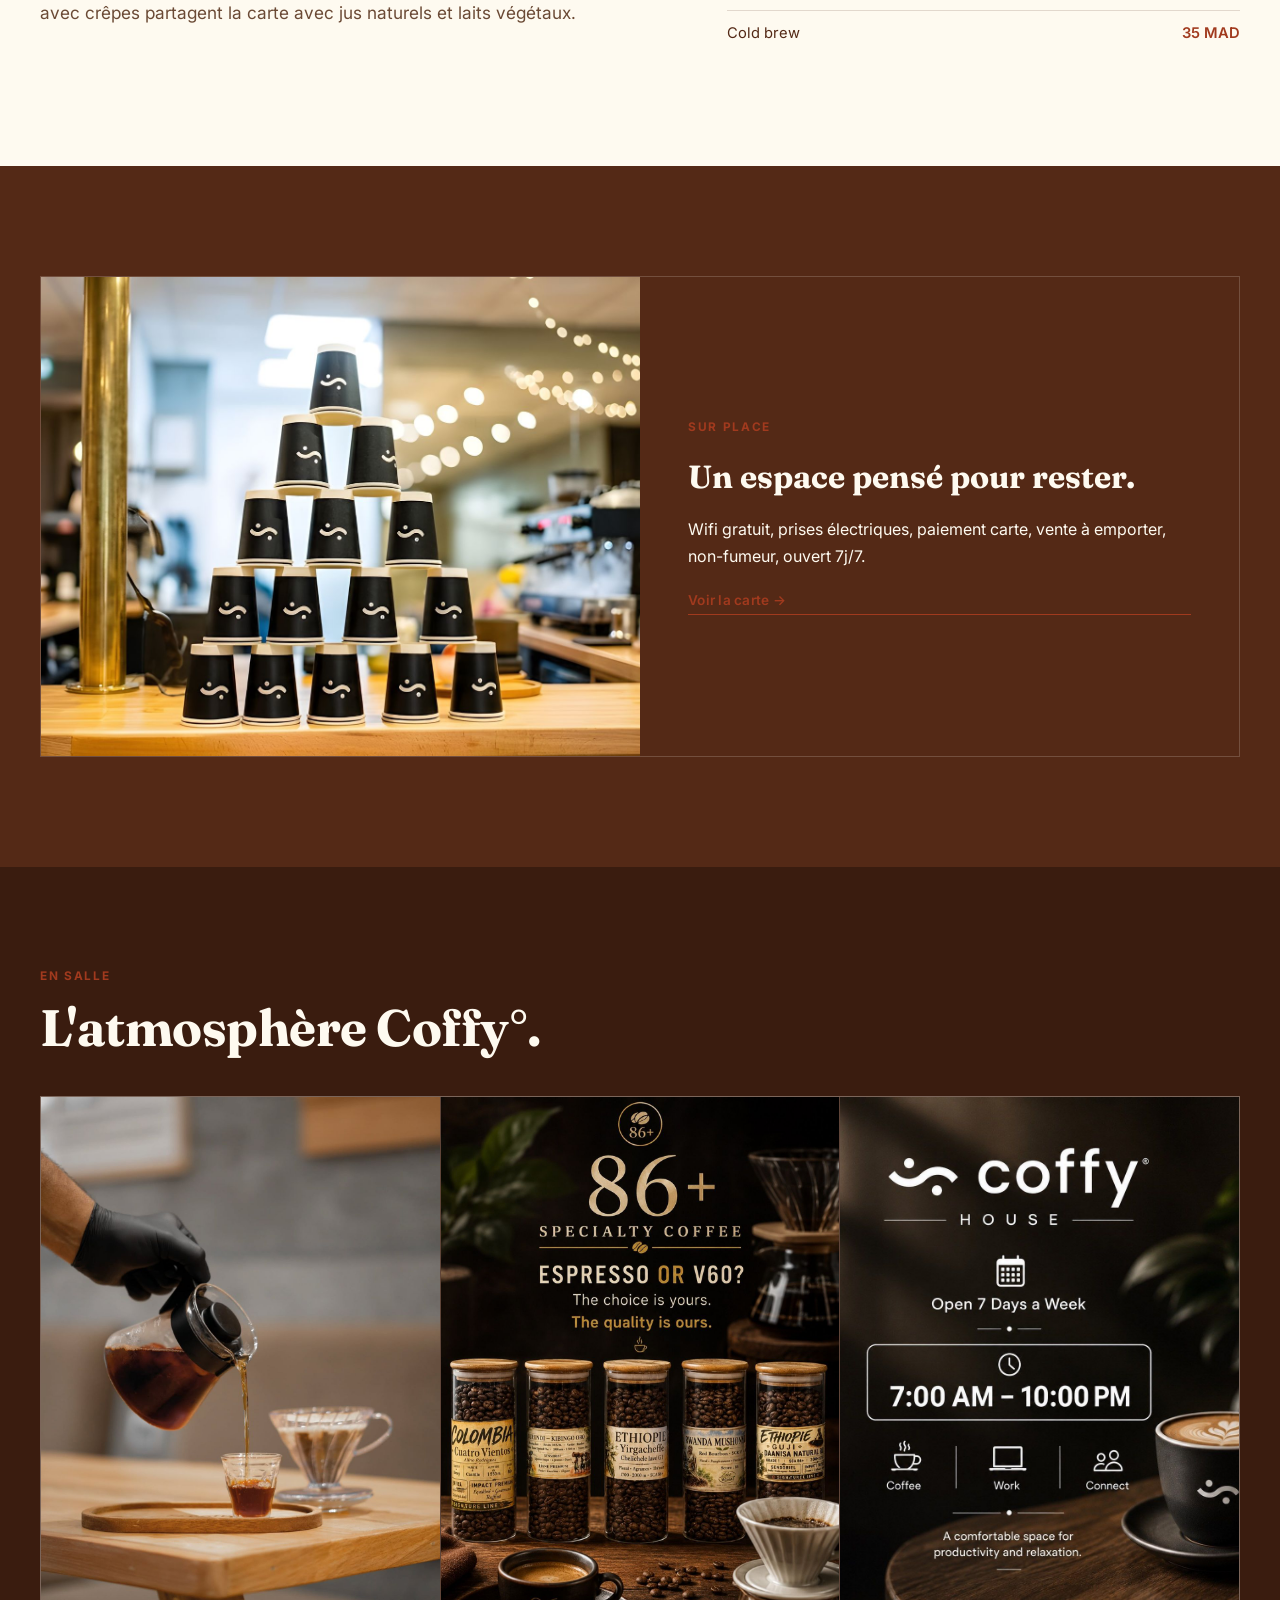
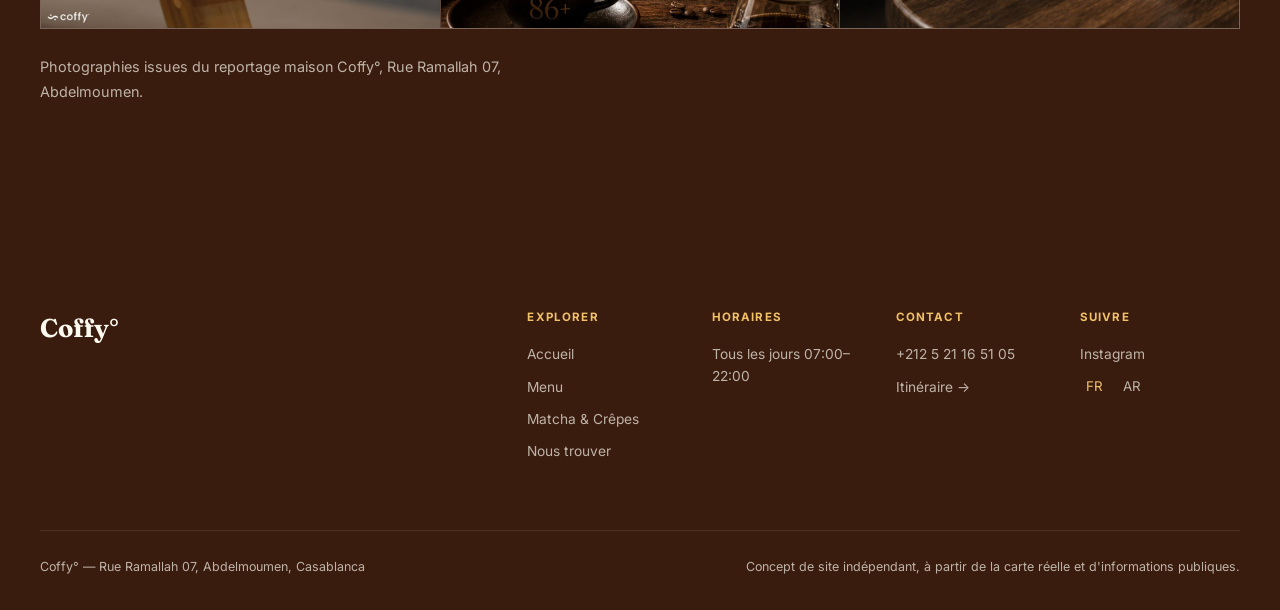
<file: cafe.html>
<!DOCTYPE html>
<html lang="fr">
<head>
<meta charset="UTF-8">
<meta name="viewport" content="width=device-width, initial-scale=1.0">
<title>Le café — Coffy° House Casablanca</title>
<meta name="description" content="Espresso, mokapot, french press, V60 et cold brew — la philosophie café de Coffy° House, Rue Ramallah 07, Abdelmoumen, Casablanca.">
<meta property="og:title" content="Le café — Coffy° House Casablanca">
<meta property="og:description" content="Espresso, mokapot, french press, V60 et cold brew — la philosophie café de Coffy° House.">
<meta property="og:type" content="website">
<meta property="og:url" content="https://coffy.network/cafe.html">
<meta property="og:image" content="https://coffy.network/public/hero/hero.jpg">
<meta property="og:locale" content="fr_MA">
<meta name="twitter:card" content="summary_large_image">
<meta name="theme-color" content="#542916">
<link rel="canonical" href="https://coffy.network/cafe.html">
<link rel="icon" href="public/logo/favicon-32.png" type="image/png" sizes="32x32">
<link rel="apple-touch-icon" href="public/logo/apple-touch-icon.png">
<link rel="preconnect" href="https://fonts.googleapis.com">
<link rel="preconnect" href="https://fonts.gstatic.com" crossorigin>
<link href="https://fonts.googleapis.com/css2?family=Fraunces:ital,opsz,wght@0,9..144,500;0,9..144,600;0,9..144,700;1,9..144,500;1,9..144,600&family=Inter:ital,wght@0,400..800;1,400..800&family=Noto+Sans+Arabic:wght@400;500;600;700&display=swap" rel="stylesheet">
<link rel="stylesheet" href="styles.css">
</head>
<body>

<div class="nav" id="mainnav">
  <div class="nav-inner">
    <a class="brand-mark" href="index.html">
      <img class="brand-logo" src="public/logo/Coffy.jpg" alt="Coffy°" width="38" height="38">
      <span class="word">Coffy°</span>
    </a>
    <div class="nav-links">
      <a href="index.html" data-page="index" data-i18n="nav_accueil">Accueil</a>
      <a href="menu.html" data-page="menu" data-i18n="nav_menu">Menu</a>
      <a href="cafe.html" data-page="cafe" class="active" data-i18n="nav_cafe">Café</a>
      <a href="matcha-atay.html" data-page="matcha-atay" data-i18n="nav_matchacrepes">Matcha &amp; Crêpes</a>
      <a href="nous-trouver.html" data-page="nous-trouver" data-i18n="nav_trouver">Nous trouver</a>
    </div>
    <div class="nav-right">
      <div class="langswitch" role="group" aria-label="Choix de la langue">
        <button type="button" data-lang="fr">FR</button><span class="sep">/</span>
        <button type="button" data-lang="ar">AR</button>
      </div>
      <a class="nav-tel" href="tel:+212521165105">+212 5 21 16 51 05</a>
      <button class="navtoggle" id="navtoggle" aria-label="Ouvrir le menu" aria-expanded="false" aria-controls="mobilenav">
        <svg width="16" height="16" viewBox="0 0 24 24" fill="none" stroke="currentColor" stroke-width="1.8"><path d="M3 6h18M3 12h18M3 18h18"/></svg>
      </button>
    </div>
  </div>
  <div class="mobilenav" id="mobilenav">
    <a href="index.html" data-i18n="nav_accueil">Accueil</a>
    <a href="menu.html" data-i18n="nav_menu">Menu</a>
    <a href="cafe.html" data-i18n="nav_cafe">Café</a>
    <a href="matcha-atay.html" data-i18n="nav_matchacrepes">Matcha &amp; Crêpes</a>
    <a href="nous-trouver.html" data-i18n="nav_trouver">Nous trouver</a>
    <a href="contact.html" data-i18n="nav_contact">Contact</a>
    <div class="mobilenav-foot">
      <div class="langswitch" role="group" aria-label="Choix de la langue">
        <button type="button" data-lang="fr">FR</button><span class="sep">/</span>
        <button type="button" data-lang="ar">AR</button>
      </div>
      <a class="nav-tel" href="tel:+212521165105" style="color:var(--sub-on-dark);text-decoration:none;">+212 5 21 16 51 05</a>
    </div>
  </div>
</div>

<header class="page-head">
  <div class="wrap">
    <span class="eyebrow" data-i18n="cafe_eyebrow">Le café</span>
    <h1 data-i18n="cafe_h1">Trois méthodes, un seul geste.</h1>
    <p data-i18n="cafe_lead">Une carte qui ne change pas selon la mode — espresso, filtre, matcha, brunch et crêpes.</p>
    <div class="hero-ctas" style="opacity:1;transform:none;margin-top:30px;">
      <a class="btn btn-fill" href="menu.html" data-i18n="cafe_cta">Voir la carte café</a>
    </div>
  </div>
</header>

<section class="section-paper" style="padding-top:70px;">
  <div class="wrap">
    <div class="story reveal">
      <div class="story-img"><img src="public/coffy/3c.jpg" alt="Préparation d'une boisson glacée au comptoir Coffy°" loading="lazy"></div>
      <div class="story-text">
        <span class="eyebrow" data-i18n="cafe_s1_eyebrow">Origines &amp; torréfaction</span>
        <h2 class="display" data-i18n="cafe_s1_h2">Un blend pour chaque geste.</h2>
        <p class="sec-body" data-i18n="cafe_s1_body">Un robusta pour le corps et la constance, un arabica pour la finesse aromatique — assemblés puis déclinés selon la méthode. L'espresso reste dense et court&nbsp;; le filtre, en mokapot, french press ou V60, ouvre sur des profils plus fruités quand le grain est single-origine.</p>
        <div class="story-stats">
          <div class="story-stat"><b data-i18n="cafe_stat1_n">2</b><span data-i18n="cafe_stat1_l">Blends de base</span></div>
          <div class="story-stat"><b data-i18n="cafe_stat2_n">3</b><span data-i18n="cafe_stat2_l">Méthodes filtre</span></div>
          <div class="story-stat"><b data-i18n="cafe_stat3_n">1</b><span data-i18n="cafe_stat3_l">Single-origine</span></div>
        </div>
      </div>
    </div>
  </div>
</section>

<section class="section-paper" style="padding-top:0;">
  <div class="wrap">
    <div style="display:grid;grid-template-columns:1.1fr .9fr;gap:60px;" class="reveal">
      <div>
        <p style="font-size:1.08rem;line-height:1.75;color:var(--sub-paper);max-width:560px;margin:0 0 20px;" data-i18n="cafe_s2_p1">Espresso classique, curtado, macchiato et americano en base. Au-delà, trois méthodes de filtration — mokapot, french press et V60 — chacune déclinée en robusta, arabica ou single-origine. Le cold brew reste en arabica, servi glacé.</p>
        <p style="font-size:1.08rem;line-height:1.75;color:var(--sub-paper);max-width:560px;" data-i18n="cafe_s2_p2">À côté du café, un programme matcha complet et une carte brunch avec crêpes partagent la carte avec jus naturels et laits végétaux.</p>
      </div>
      <div>
        <table class="hours-table" style="border-top:1px solid var(--line);">
          <tr style="border-top:none;"><td style="border-top:none;" data-i18n="cafe_row_espresso">Espresso</td><td style="border-top:none;">17 – 28 MAD</td></tr>
          <tr><td data-i18n="cafe_row_mokapot">Mokapot</td><td>25 – 40 MAD</td></tr>
          <tr><td data-i18n="cafe_row_frenchpress">French press</td><td>30 – 45 MAD</td></tr>
          <tr><td data-i18n="cafe_row_v60">V60</td><td>35 – 50 MAD</td></tr>
          <tr><td data-i18n="cafe_row_coldbrew">Cold brew</td><td>35 MAD</td></tr>
        </table>
      </div>
    </div>
  </div>
</section>

<section class="section-dark">
  <div class="wrap">
    <div class="feature-large reveal">
      <div class="thumb"><img src="public/hero/hero.jpg" alt="Comptoir et salle Coffy° House, Rue Ramallah, Abdelmoumen" loading="lazy"></div>
      <div class="body">
        <span class="eyebrow" data-i18n="cafe_s3_eyebrow">Sur place</span>
        <h3 data-i18n="cafe_s3_h3">Un espace pensé pour rester.</h3>
        <p data-i18n="cafe_s3_body">Wifi gratuit, prises électriques, paiement carte, vente à emporter, non-fumeur, ouvert 7j/7.</p>
        <a class="link-arrow terracotta" href="menu.html" data-i18n="cafe_s3_link">Voir la carte →</a>
      </div>
    </div>
  </div>
</section>

<section class="section-roasted">
  <div class="wrap">
    <span class="eyebrow" data-i18n="cafe_s4_eyebrow">En salle</span>
    <h2 class="sec-title" style="font-size:clamp(2rem,4vw,3.4rem);margin-bottom:40px;" data-i18n="cafe_s4_h2">L'atmosphère Coffy°.</h2>
    <div style="display:grid;grid-template-columns:1fr 1fr 1fr;gap:1px;background:var(--line-on-dark);border:1px solid var(--line-on-dark);" class="reveal">
      <div class="slot" style="aspect-ratio:3/4;border:none;"><img src="public/coffy/esp.jpg" alt="Préparation d'un café filtre au comptoir" loading="lazy"></div>
      <div class="slot" style="aspect-ratio:3/4;border:none;"><img src="public/coffy/86.jpg" alt="Sélection de cafés de spécialité en fûts, Coffy°" loading="lazy"></div>
      <div class="slot" style="aspect-ratio:3/4;border:none;"><img src="public/coffy/coffy.jpg" alt="Coin lecture et latte art Coffy° House" loading="lazy"></div>
    </div>
    <p style="margin-top:26px;font-size:.9rem;color:var(--sub-on-dark);max-width:560px;line-height:1.7;" data-i18n="cafe_s4_note">Photographies issues du reportage maison Coffy°, Rue Ramallah 07, Abdelmoumen.</p>
  </div>
</section>

<footer>
  <div class="wrap">
    <div class="foot-top">
      <div class="foot-mark">Coffy°</div>
      <div class="foot-cols">
        <div class="foot-col">
          <h4 data-i18n="foot_explore">Explorer</h4>
          <a href="index.html" data-i18n="nav_accueil">Accueil</a>
          <a href="menu.html" data-i18n="nav_menu">Menu</a>
          <a href="matcha-atay.html" data-i18n="nav_matchacrepes">Matcha &amp; Crêpes</a>
          <a href="nous-trouver.html" data-i18n="nav_trouver">Nous trouver</a>
        </div>
        <div class="foot-col">
          <h4 data-i18n="foot_hours">Horaires</h4>
          <span data-i18n="foot_hours_line">Tous les jours 07:00–22:00</span>
        </div>
        <div class="foot-col">
          <h4 data-i18n="foot_contact">Contact</h4>
          <a href="tel:+212521165105">+212 5 21 16 51 05</a>
          <a href="https://www.google.com/maps/dir/?api=1&destination=33.57774,-7.6260107" target="_blank" rel="noopener" data-i18n="loc_itin">Itinéraire →</a>
        </div>
        <div class="foot-col">
          <h4 data-i18n="foot_follow">Suivre</h4>
          <a href="https://www.instagram.com/coffy.network/" target="_blank" rel="noopener">Instagram</a>
          <div class="foot-lang" role="group" aria-label="Choix de la langue" style="margin-top:10px;">
            <button type="button" data-lang="fr">FR</button>
            <button type="button" data-lang="ar">AR</button>
          </div>
        </div>
      </div>
    </div>
    <div class="foot-bottom">
      <span data-i18n="foot_bottom1">Coffy° — Rue Ramallah 07, Abdelmoumen, Casablanca</span>
      <span data-i18n="foot_bottom2">Concept de site indépendant, à partir de la carte réelle et d'informations publiques.</span>
    </div>
  </div>
</footer>

<script src="common.js"></script>
</body>
</html>
</file>
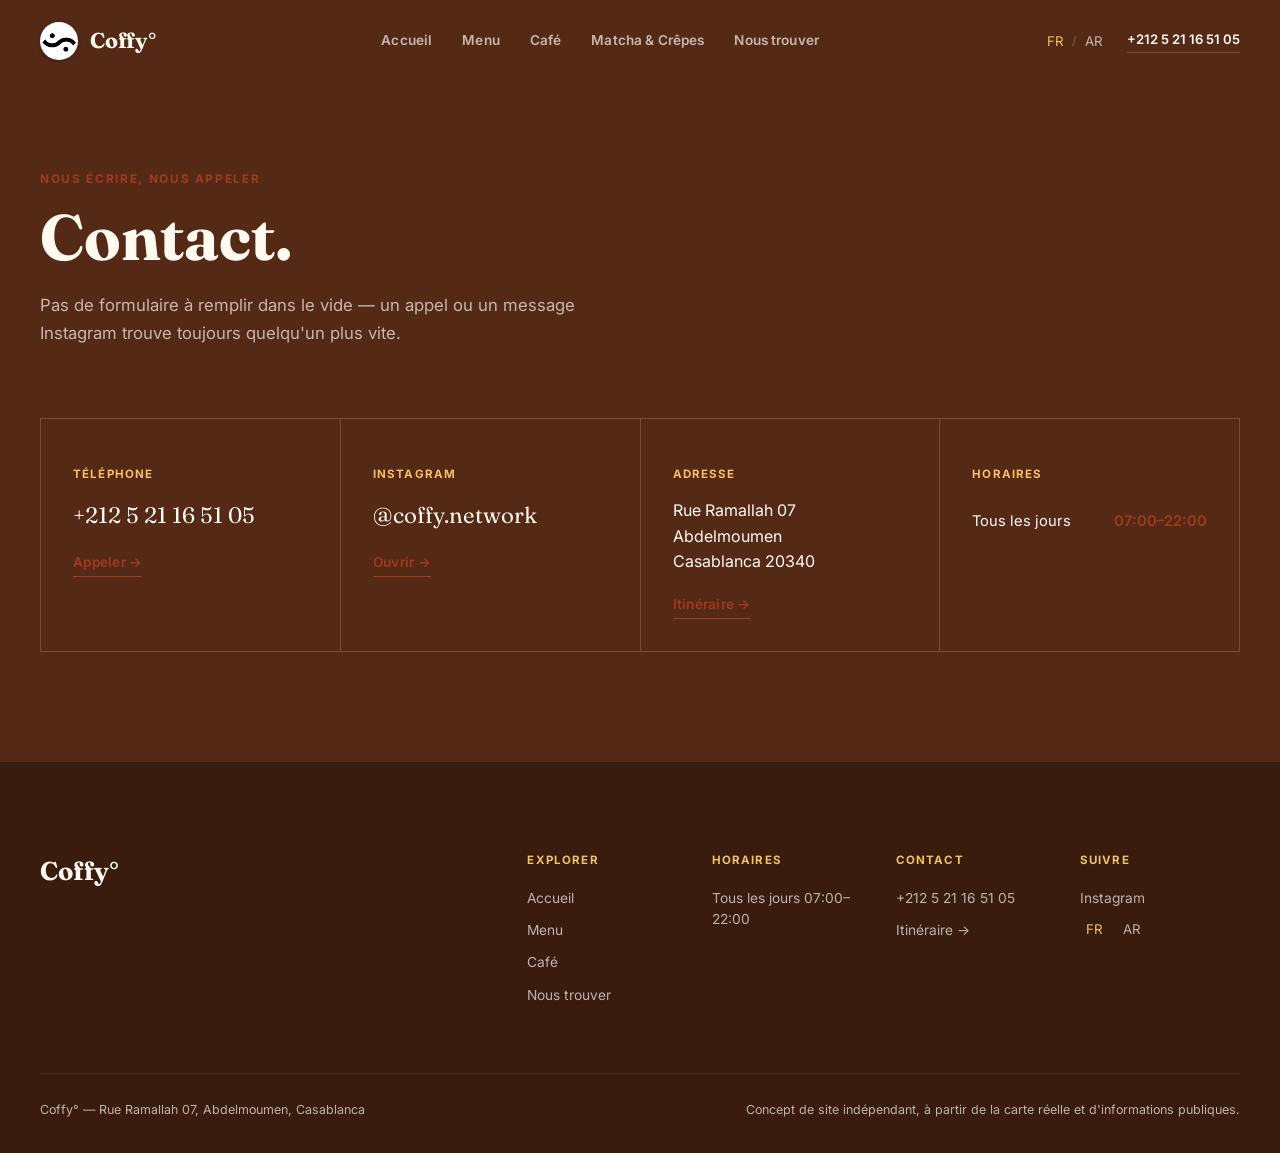
<file: contact.html>
<!DOCTYPE html>
<html lang="fr">
<head>
<meta charset="UTF-8">
<meta name="viewport" content="width=device-width, initial-scale=1.0">
<title>Contact — Coffy° House Casablanca</title>
<meta name="description" content="Contacter Coffy° House — téléphone, Instagram, adresse et horaires. Rue Ramallah 07, Abdelmoumen, Casablanca.">
<meta property="og:title" content="Contact — Coffy° House Casablanca">
<meta property="og:description" content="Contacter Coffy° House — téléphone, Instagram, adresse et horaires.">
<meta property="og:type" content="website">
<meta property="og:url" content="https://coffy.network/contact.html">
<meta property="og:image" content="https://coffy.network/public/hero/hero.jpg">
<meta property="og:locale" content="fr_MA">
<meta name="twitter:card" content="summary_large_image">
<meta name="theme-color" content="#542916">
<link rel="canonical" href="https://coffy.network/contact.html">
<link rel="icon" href="public/logo/favicon-32.png" type="image/png" sizes="32x32">
<link rel="apple-touch-icon" href="public/logo/apple-touch-icon.png">
<link rel="preconnect" href="https://fonts.googleapis.com">
<link rel="preconnect" href="https://fonts.gstatic.com" crossorigin>
<link href="https://fonts.googleapis.com/css2?family=Fraunces:ital,opsz,wght@0,9..144,500;0,9..144,600;0,9..144,700;1,9..144,500;1,9..144,600&family=Inter:ital,wght@0,400..800;1,400..800&family=Noto+Sans+Arabic:wght@400;500;600;700&display=swap" rel="stylesheet">
<link rel="stylesheet" href="styles.css">
</head>
<body>

<div class="nav" id="mainnav">
  <div class="nav-inner">
    <a class="brand-mark" href="index.html">
      <img class="brand-logo" src="public/logo/Coffy.jpg" alt="Coffy°" width="38" height="38">
      <span class="word">Coffy°</span>
    </a>
    <div class="nav-links">
      <a href="index.html" data-page="index" data-i18n="nav_accueil">Accueil</a>
      <a href="menu.html" data-page="menu" data-i18n="nav_menu">Menu</a>
      <a href="cafe.html" data-page="cafe" data-i18n="nav_cafe">Café</a>
      <a href="matcha-atay.html" data-page="matcha-atay" data-i18n="nav_matchacrepes">Matcha &amp; Crêpes</a>
      <a href="nous-trouver.html" data-page="nous-trouver" data-i18n="nav_trouver">Nous trouver</a>
    </div>
    <div class="nav-right">
      <div class="langswitch" role="group" aria-label="Choix de la langue">
        <button type="button" data-lang="fr">FR</button><span class="sep">/</span>
        <button type="button" data-lang="ar">AR</button>
      </div>
      <a class="nav-tel" href="tel:+212521165105">+212 5 21 16 51 05</a>
      <button class="navtoggle" id="navtoggle" aria-label="Ouvrir le menu" aria-expanded="false" aria-controls="mobilenav">
        <svg width="16" height="16" viewBox="0 0 24 24" fill="none" stroke="currentColor" stroke-width="1.8"><path d="M3 6h18M3 12h18M3 18h18"/></svg>
      </button>
    </div>
  </div>
  <div class="mobilenav" id="mobilenav">
    <a href="index.html" data-i18n="nav_accueil">Accueil</a>
    <a href="menu.html" data-i18n="nav_menu">Menu</a>
    <a href="cafe.html" data-i18n="nav_cafe">Café</a>
    <a href="matcha-atay.html" data-i18n="nav_matchacrepes">Matcha &amp; Crêpes</a>
    <a href="nous-trouver.html" data-i18n="nav_trouver">Nous trouver</a>
    <a href="contact.html" data-i18n="nav_contact">Contact</a>
    <div class="mobilenav-foot">
      <div class="langswitch" role="group" aria-label="Choix de la langue">
        <button type="button" data-lang="fr">FR</button><span class="sep">/</span>
        <button type="button" data-lang="ar">AR</button>
      </div>
      <a class="nav-tel" href="tel:+212521165105" style="color:var(--sub-on-dark);text-decoration:none;">+212 5 21 16 51 05</a>
    </div>
  </div>
</div>

<header class="page-head">
  <div class="wrap">
    <span class="eyebrow" data-i18n="ct_eyebrow">Nous écrire, nous appeler</span>
    <h1 data-i18n="ct_h1">Contact.</h1>
    <p data-i18n="ct_lead">Pas de formulaire à remplir dans le vide — un appel ou un message Instagram trouve toujours quelqu'un plus vite.</p>
  </div>
</header>

<section class="section-dark" style="padding-top:0;">
  <div class="wrap">
    <div style="display:grid;grid-template-columns:repeat(auto-fit,minmax(240px,1fr));gap:0;border-top:1px solid var(--line-on-dark);border-left:1px solid var(--line-on-dark);" class="reveal">
      <div style="padding:32px;border-right:1px solid var(--line-on-dark);border-bottom:1px solid var(--line-on-dark);">
        <h4 class="micro" style="color:var(--terracotta-light);margin-bottom:14px;" data-i18n="ct_tel_label">Téléphone</h4>
        <p style="font-size:1.4rem;font-weight:380;margin:0 0 16px;font-family:var(--f-display);">+212 5 21 16 51 05</p>
        <a class="link-arrow terracotta" href="tel:+212521165105" data-i18n="ct_tel_cta">Appeler →</a>
      </div>
      <div style="padding:32px;border-right:1px solid var(--line-on-dark);border-bottom:1px solid var(--line-on-dark);">
        <h4 class="micro" style="color:var(--terracotta-light);margin-bottom:14px;" data-i18n="ct_ig_label">Instagram</h4>
        <p style="font-size:1.4rem;font-weight:380;margin:0 0 16px;font-family:var(--f-display);">@coffy.network</p>
        <a class="link-arrow terracotta" href="https://www.instagram.com/coffy.network/" target="_blank" rel="noopener" data-i18n="ct_ig_cta">Ouvrir →</a>
      </div>
      <div style="padding:32px;border-right:1px solid var(--line-on-dark);border-bottom:1px solid var(--line-on-dark);">
        <h4 class="micro" style="color:var(--terracotta-light);margin-bottom:14px;" data-i18n="ct_addr_label">Adresse</h4>
        <p style="font-size:1rem;line-height:1.6;margin:0 0 16px;">Rue Ramallah 07<br>Abdelmoumen<br>Casablanca 20340</p>
        <a class="link-arrow terracotta" href="https://www.google.com/maps/dir/?api=1&destination=33.57774,-7.6260107" target="_blank" rel="noopener" data-i18n="ct_addr_cta">Itinéraire →</a>
      </div>
      <div style="padding:32px;border-right:1px solid var(--line-on-dark);border-bottom:1px solid var(--line-on-dark);">
        <h4 class="micro" style="color:var(--terracotta-light);margin-bottom:14px;" data-i18n="ct_hours_label">Horaires</h4>
        <table class="hours-table">
          <tr><td data-i18n="loc_hours_days">Tous les jours</td><td>07:00–22:00</td></tr>
        </table>
      </div>
    </div>
  </div>
</section>

<footer>
  <div class="wrap">
    <div class="foot-top">
      <div class="foot-mark">Coffy°</div>
      <div class="foot-cols">
        <div class="foot-col">
          <h4 data-i18n="foot_explore">Explorer</h4>
          <a href="index.html" data-i18n="nav_accueil">Accueil</a>
          <a href="menu.html" data-i18n="nav_menu">La carte</a>
          <a href="cafe.html" data-i18n="nav_cafe">Le café</a>
          <a href="nous-trouver.html" data-i18n="nav_trouver">Nous trouver</a>
        </div>
        <div class="foot-col">
          <h4 data-i18n="foot_hours">Horaires</h4>
          <span data-i18n="foot_hours_line">Tous les jours 07:00–22:00</span>
        </div>
        <div class="foot-col">
          <h4 data-i18n="foot_contact">Contact</h4>
          <a href="tel:+212521165105">+212 5 21 16 51 05</a>
          <a href="https://www.google.com/maps/dir/?api=1&destination=33.57774,-7.6260107" target="_blank" rel="noopener" data-i18n="loc_itin">Itinéraire →</a>
        </div>
        <div class="foot-col">
          <h4 data-i18n="foot_follow">Suivre</h4>
          <a href="https://www.instagram.com/coffy.network/" target="_blank" rel="noopener">Instagram</a>
          <div class="foot-lang" role="group" aria-label="Choix de la langue" style="margin-top:10px;">
            <button type="button" data-lang="fr">FR</button>
            <button type="button" data-lang="ar">AR</button>
          </div>
        </div>
      </div>
    </div>
    <div class="foot-bottom">
      <span data-i18n="foot_bottom1">Coffy° — Rue Ramallah 07, Abdelmoumen, Casablanca</span>
      <span data-i18n="foot_bottom2">Concept de site indépendant, à partir de la carte réelle et d'informations publiques.</span>
    </div>
  </div>
</footer>

<script src="common.js"></script>
</body>
</html>
</file>
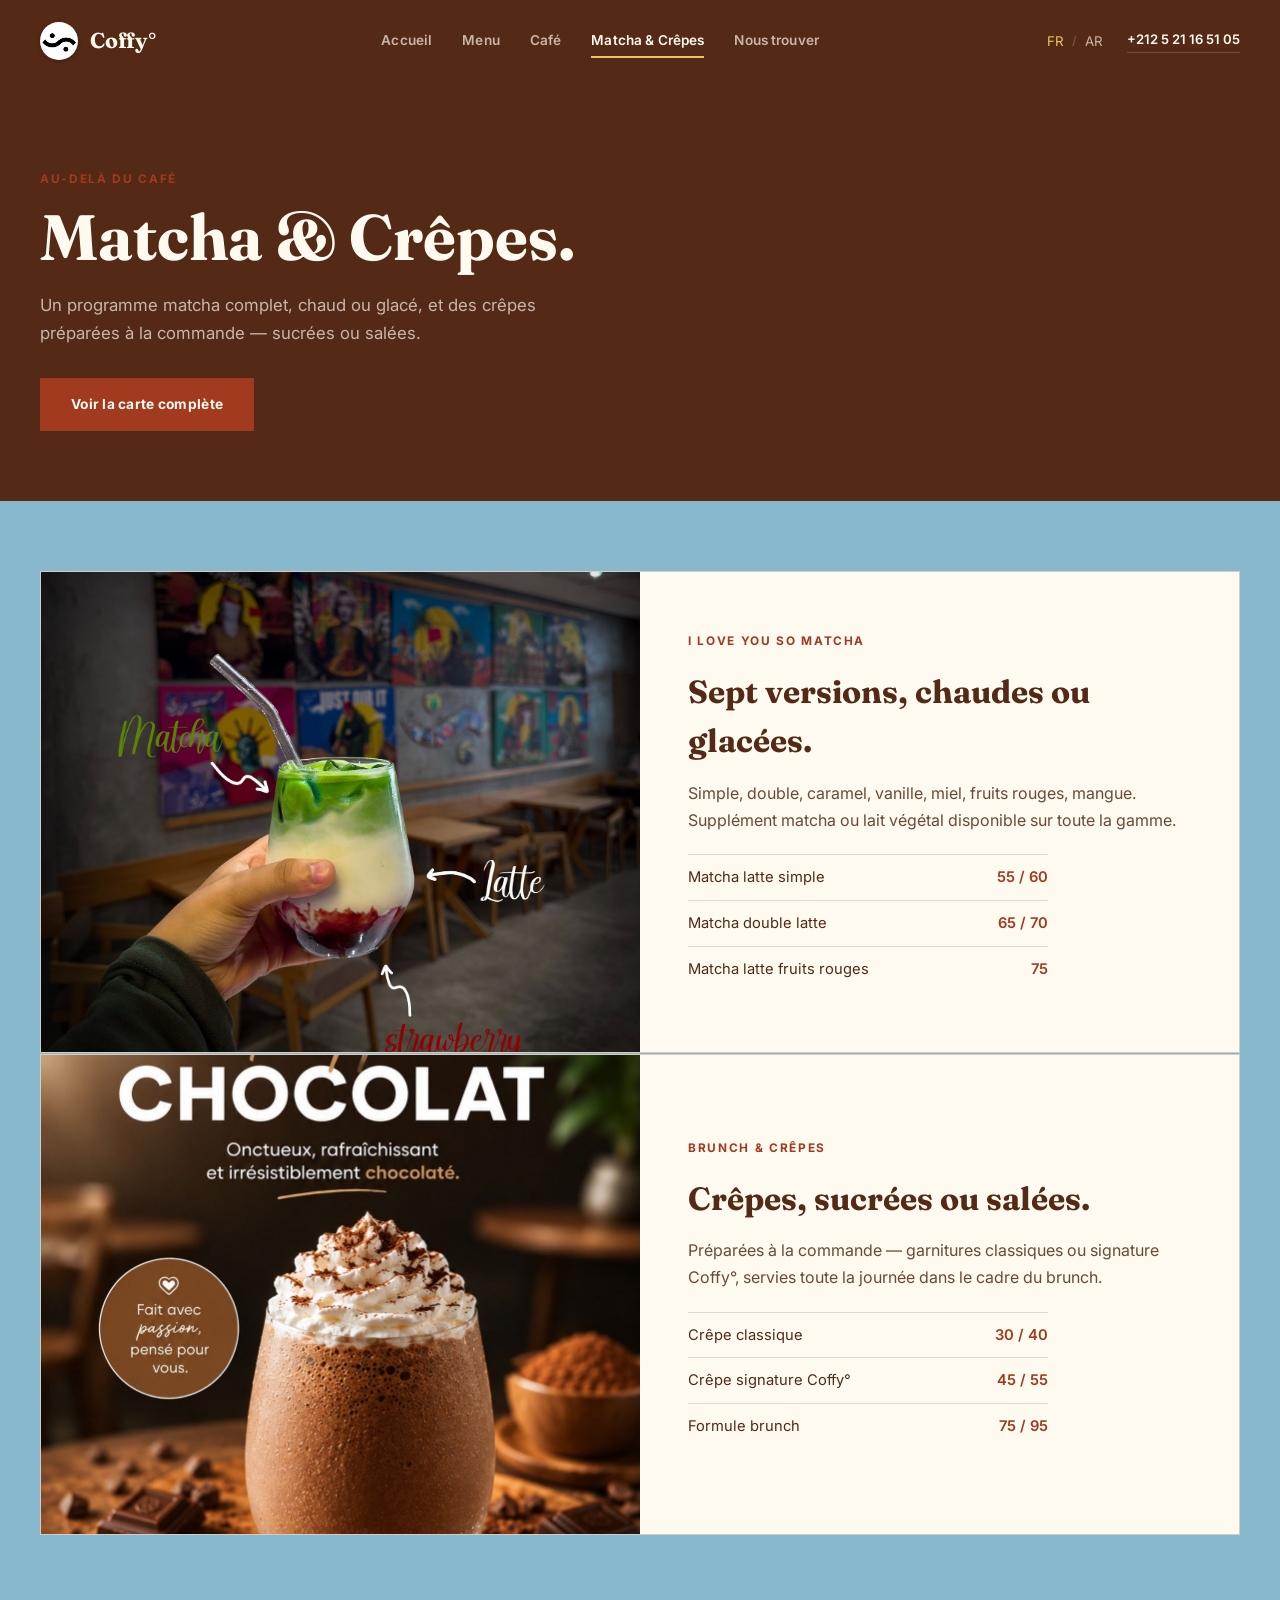
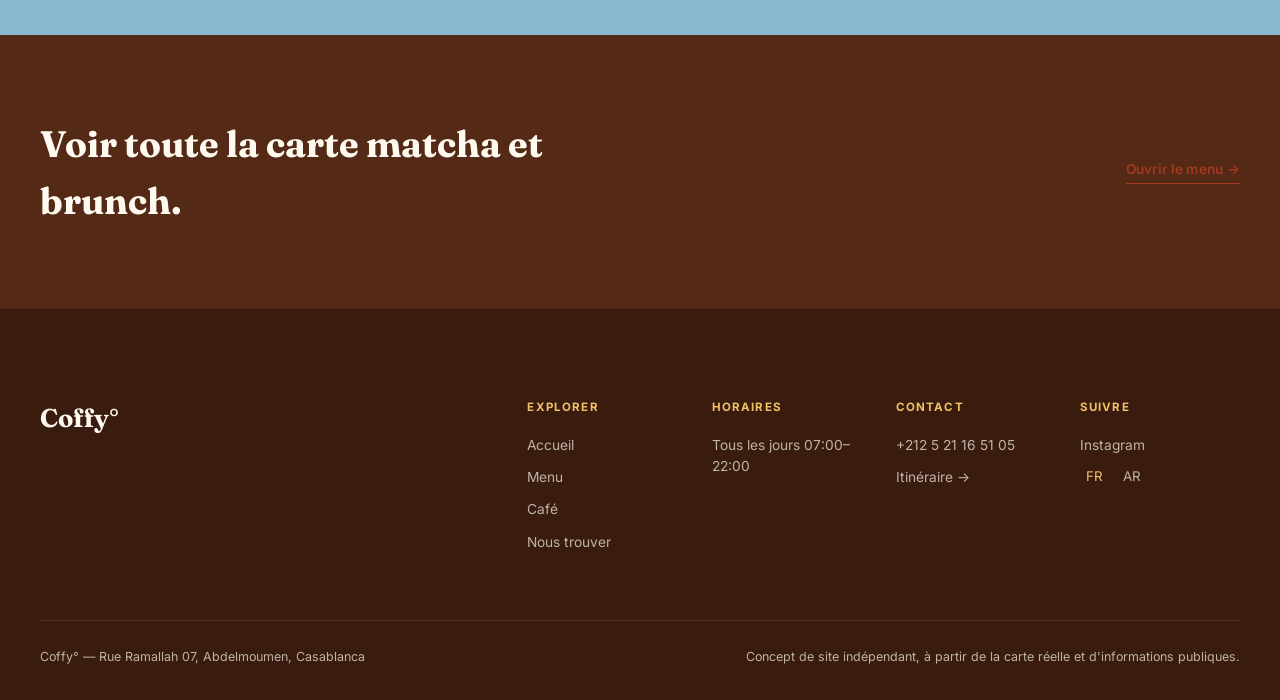
<file: matcha-atay.html>
<!DOCTYPE html>
<html lang="fr">
<head>
<meta charset="UTF-8">
<meta name="viewport" content="width=device-width, initial-scale=1.0">
<title>Matcha &amp; Crêpes — Coffy° House Casablanca</title>
<meta name="description" content="Programme matcha complet et crêpes préparées à la commande — Coffy° House, Rue Ramallah 07, Abdelmoumen, Casablanca.">
<meta property="og:title" content="Matcha & Crêpes — Coffy° House Casablanca">
<meta property="og:description" content="Programme matcha complet et crêpes préparées à la commande — Coffy° House, Casablanca.">
<meta property="og:type" content="website">
<meta property="og:url" content="https://coffy.network/matcha-atay.html">
<meta property="og:image" content="https://coffy.network/public/hero/hero.jpg">
<meta property="og:locale" content="fr_MA">
<meta name="twitter:card" content="summary_large_image">
<meta name="theme-color" content="#88b8ce">
<link rel="canonical" href="https://coffy.network/matcha-atay.html">
<link rel="icon" href="public/logo/favicon-32.png" type="image/png" sizes="32x32">
<link rel="apple-touch-icon" href="public/logo/apple-touch-icon.png">
<link rel="preconnect" href="https://fonts.googleapis.com">
<link rel="preconnect" href="https://fonts.gstatic.com" crossorigin>
<link href="https://fonts.googleapis.com/css2?family=Fraunces:ital,opsz,wght@0,9..144,500;0,9..144,600;0,9..144,700;1,9..144,500;1,9..144,600&family=Inter:ital,wght@0,400..800;1,400..800&family=Noto+Sans+Arabic:wght@400;500;600;700&display=swap" rel="stylesheet">
<link rel="stylesheet" href="styles.css">
</head>
<body>

<div class="nav" id="mainnav">
  <div class="nav-inner">
    <a class="brand-mark" href="index.html">
      <img class="brand-logo" src="public/logo/Coffy.jpg" alt="Coffy°" width="38" height="38">
      <span class="word">Coffy°</span>
    </a>
    <div class="nav-links">
      <a href="index.html" data-page="index" data-i18n="nav_accueil">Accueil</a>
      <a href="menu.html" data-page="menu" data-i18n="nav_menu">Menu</a>
      <a href="cafe.html" data-page="cafe" data-i18n="nav_cafe">Café</a>
      <a href="matcha-atay.html" data-page="matcha-atay" class="active" data-i18n="nav_matchacrepes">Matcha &amp; Crêpes</a>
      <a href="nous-trouver.html" data-page="nous-trouver" data-i18n="nav_trouver">Nous trouver</a>
    </div>
    <div class="nav-right">
      <div class="langswitch" role="group" aria-label="Choix de la langue">
        <button type="button" data-lang="fr">FR</button><span class="sep">/</span>
        <button type="button" data-lang="ar">AR</button>
      </div>
      <a class="nav-tel" href="tel:+212521165105">+212 5 21 16 51 05</a>
      <button class="navtoggle" id="navtoggle" aria-label="Ouvrir le menu" aria-expanded="false" aria-controls="mobilenav">
        <svg width="16" height="16" viewBox="0 0 24 24" fill="none" stroke="currentColor" stroke-width="1.8"><path d="M3 6h18M3 12h18M3 18h18"/></svg>
      </button>
    </div>
  </div>
  <div class="mobilenav" id="mobilenav">
    <a href="index.html" data-i18n="nav_accueil">Accueil</a>
    <a href="menu.html" data-i18n="nav_menu">Menu</a>
    <a href="cafe.html" data-i18n="nav_cafe">Café</a>
    <a href="matcha-atay.html" data-i18n="nav_matchacrepes">Matcha &amp; Crêpes</a>
    <a href="nous-trouver.html" data-i18n="nav_trouver">Nous trouver</a>
    <a href="contact.html" data-i18n="nav_contact">Contact</a>
    <div class="mobilenav-foot">
      <div class="langswitch" role="group" aria-label="Choix de la langue">
        <button type="button" data-lang="fr">FR</button><span class="sep">/</span>
        <button type="button" data-lang="ar">AR</button>
      </div>
      <a class="nav-tel" href="tel:+212521165105" style="color:var(--sub-on-dark);text-decoration:none;">+212 5 21 16 51 05</a>
    </div>
  </div>
</div>

<header class="page-head">
  <div class="wrap">
    <span class="eyebrow" data-i18n="ma_eyebrow">Au-delà du café</span>
    <h1 data-i18n="ma_h1">Matcha &amp; Crêpes.</h1>
    <p data-i18n="ma_lead">Un programme matcha complet, chaud ou glacé, et des crêpes préparées à la commande — sucrées ou salées.</p>
    <div class="hero-ctas" style="opacity:1;transform:none;margin-top:30px;">
      <a class="btn btn-fill" href="menu.html" data-i18n="ma_cta">Voir la carte complète</a>
    </div>
  </div>
</header>

<section class="section-porcelaine" style="padding-top:70px;">
  <div class="wrap">
    <div class="feature-large light reveal" style="border-color:rgba(84,41,22,.22);background:var(--nuage-de-lait);margin-bottom:1px;">
      <div class="thumb"><img src="public/coffy/matchalatte.jpg" alt="Matcha latte fraise, référence visuelle" loading="lazy"></div>
      <div class="body" style="color:var(--espresso);">
        <span class="eyebrow" style="color:var(--terre-cuite);" data-i18n="ma_f1_eyebrow">I love you so matcha</span>
        <h3 data-i18n="ma_f1_h3">Sept versions, chaudes ou glacées.</h3>
        <p style="color:var(--sub-paper);" data-i18n="ma_f1_body">Simple, double, caramel, vanille, miel, fruits rouges, mangue. Supplément matcha ou lait végétal disponible sur toute la gamme.</p>
        <table class="hours-table" style="max-width:360px;">
          <tr style="border-top:1px solid var(--line);"><td>Matcha latte simple</td><td>55 / 60</td></tr>
          <tr><td>Matcha double latte</td><td>65 / 70</td></tr>
          <tr><td>Matcha latte fruits rouges</td><td>75</td></tr>
        </table>
      </div>
    </div>

    <div class="feature-large light reveal" style="border-color:rgba(84,41,22,.22);background:var(--nuage-de-lait);">
      <div class="thumb"><img src="public/coffy/coffychocolat.jpg" alt="Frappe chocolat Coffy°, référence visuelle" loading="lazy"></div>
      <div class="body" style="color:var(--espresso);">
        <span class="eyebrow" style="color:var(--terre-cuite);" data-i18n="ma_f2_eyebrow">Brunch &amp; crêpes</span>
        <h3 data-i18n="ma_f2_h3">Crêpes, sucrées ou salées.</h3>
        <p style="color:var(--sub-paper);" data-i18n="ma_f2_body">Préparées à la commande — garnitures classiques ou signature Coffy°, servies toute la journée dans le cadre du brunch.</p>
        <table class="hours-table" style="max-width:360px;">
          <tr style="border-top:1px solid var(--line);"><td>Crêpe classique</td><td>30 / 40</td></tr>
          <tr><td>Crêpe signature Coffy°</td><td>45 / 55</td></tr>
          <tr><td>Formule brunch</td><td>75 / 95</td></tr>
        </table>
      </div>
    </div>
  </div>
</section>

<section class="cta-band section-dark" style="padding-top:70px;">
  <div class="wrap">
    <h2 data-i18n="ma_cta2_h2">Voir toute la carte matcha et brunch.</h2>
    <a class="link-arrow terracotta" href="menu.html" data-i18n="ma_cta2_link">Ouvrir le menu →</a>
  </div>
</section>

<footer>
  <div class="wrap">
    <div class="foot-top">
      <div class="foot-mark">Coffy°</div>
      <div class="foot-cols">
        <div class="foot-col">
          <h4 data-i18n="foot_explore">Explorer</h4>
          <a href="index.html" data-i18n="nav_accueil">Accueil</a>
          <a href="menu.html" data-i18n="nav_menu">La carte</a>
          <a href="cafe.html" data-i18n="nav_cafe">Le café</a>
          <a href="nous-trouver.html" data-i18n="nav_trouver">Nous trouver</a>
        </div>
        <div class="foot-col">
          <h4 data-i18n="foot_hours">Horaires</h4>
          <span data-i18n="foot_hours_line">Tous les jours 07:00–22:00</span>
        </div>
        <div class="foot-col">
          <h4 data-i18n="foot_contact">Contact</h4>
          <a href="tel:+212521165105">+212 5 21 16 51 05</a>
          <a href="https://www.google.com/maps/dir/?api=1&destination=33.57774,-7.6260107" target="_blank" rel="noopener" data-i18n="loc_itin">Itinéraire →</a>
        </div>
        <div class="foot-col">
          <h4 data-i18n="foot_follow">Suivre</h4>
          <a href="https://www.instagram.com/coffy.network/" target="_blank" rel="noopener">Instagram</a>
          <div class="foot-lang" role="group" aria-label="Choix de la langue" style="margin-top:10px;">
            <button type="button" data-lang="fr">FR</button>
            <button type="button" data-lang="ar">AR</button>
          </div>
        </div>
      </div>
    </div>
    <div class="foot-bottom">
      <span data-i18n="foot_bottom1">Coffy° — Rue Ramallah 07, Abdelmoumen, Casablanca</span>
      <span data-i18n="foot_bottom2">Concept de site indépendant, à partir de la carte réelle et d'informations publiques.</span>
    </div>
  </div>
</footer>

<script src="common.js"></script>
</body>
</html>
</file>
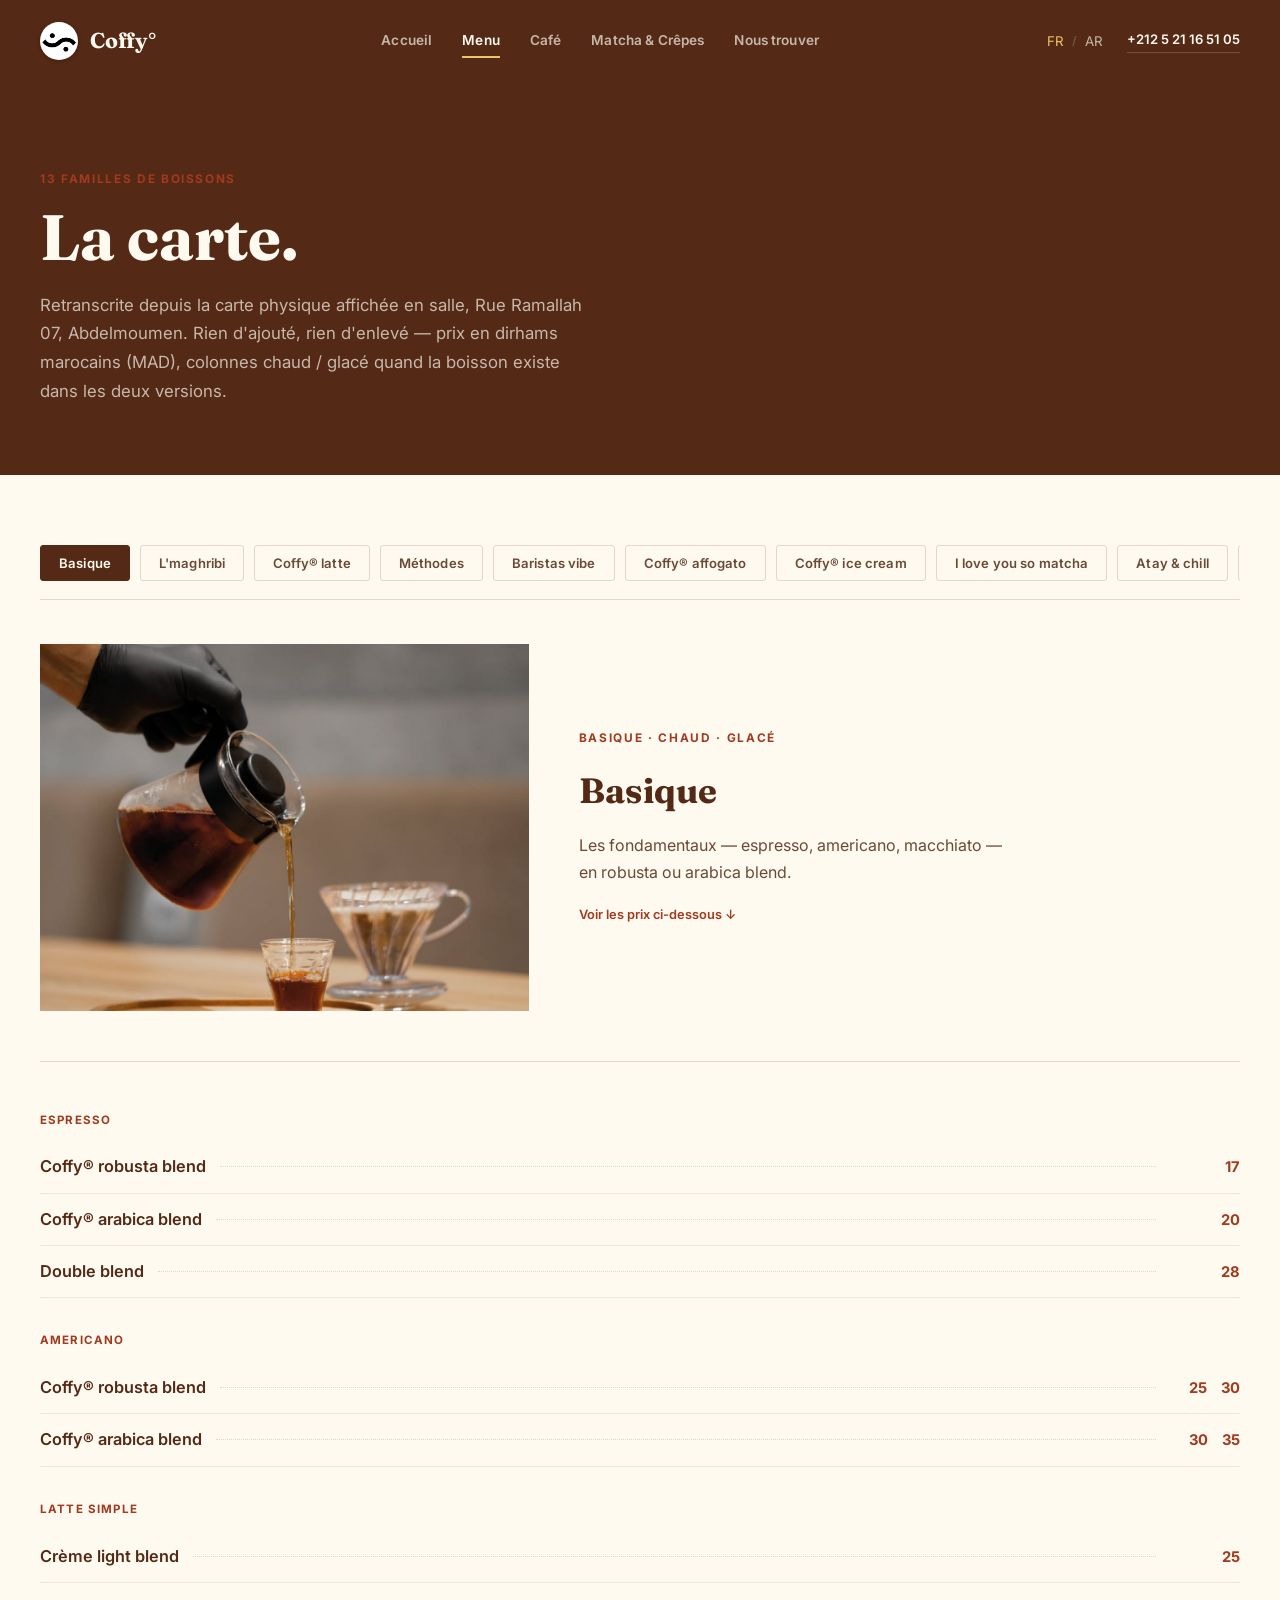
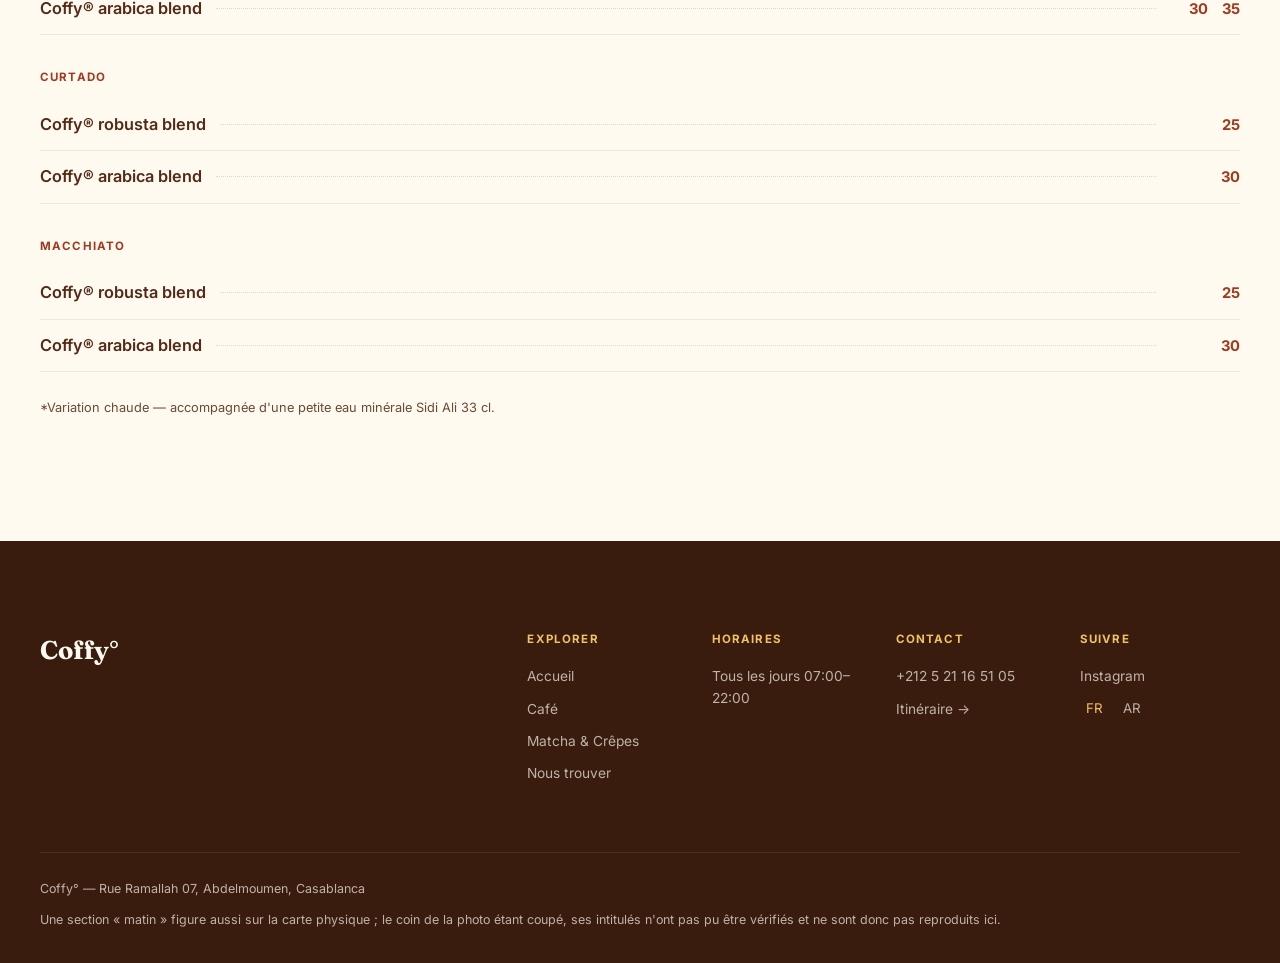
<file: menu.html>
<!DOCTYPE html>
<html lang="fr">
<head>
<meta charset="UTF-8">
<meta name="viewport" content="width=device-width, initial-scale=1.0">
<title>La carte — Coffy° House Casablanca</title>
<meta name="description" content="La carte complète de Coffy° House — espresso, méthodes filtre, matcha, brunch, crêpes, jus et pâtisserie. Rue Ramallah 07, Abdelmoumen, Casablanca.">
<meta property="og:title" content="La carte — Coffy° House Casablanca">
<meta property="og:description" content="La carte complète de Coffy° House — espresso, méthodes filtre, matcha, brunch, crêpes, jus et pâtisserie.">
<meta property="og:type" content="website">
<meta property="og:url" content="https://coffy.network/menu.html">
<meta property="og:image" content="https://coffy.network/public/hero/hero.jpg">
<meta property="og:locale" content="fr_MA">
<meta name="twitter:card" content="summary_large_image">
<meta name="theme-color" content="#542916">
<link rel="canonical" href="https://coffy.network/menu.html">
<link rel="icon" href="public/logo/favicon-32.png" type="image/png" sizes="32x32">
<link rel="apple-touch-icon" href="public/logo/apple-touch-icon.png">
<link rel="preconnect" href="https://fonts.googleapis.com">
<link rel="preconnect" href="https://fonts.gstatic.com" crossorigin>
<link href="https://fonts.googleapis.com/css2?family=Fraunces:ital,opsz,wght@0,9..144,500;0,9..144,600;0,9..144,700;1,9..144,500;1,9..144,600&family=Inter:ital,wght@0,400..800;1,400..800&family=Noto+Sans+Arabic:wght@400;500;600;700&display=swap" rel="stylesheet">
<link rel="stylesheet" href="styles.css">
</head>
<body>

<div class="nav" id="mainnav">
  <div class="nav-inner">
    <a class="brand-mark" href="index.html">
      <img class="brand-logo" src="public/logo/Coffy.jpg" alt="Coffy°" width="38" height="38">
      <span class="word">Coffy°</span>
    </a>
    <div class="nav-links">
      <a href="index.html" data-page="index" data-i18n="nav_accueil">Accueil</a>
      <a href="menu.html" data-page="menu" class="active" data-i18n="nav_menu">Menu</a>
      <a href="cafe.html" data-page="cafe" data-i18n="nav_cafe">Café</a>
      <a href="matcha-atay.html" data-page="matcha-atay" data-i18n="nav_matchacrepes">Matcha &amp; Crêpes</a>
      <a href="nous-trouver.html" data-page="nous-trouver" data-i18n="nav_trouver">Nous trouver</a>
    </div>
    <div class="nav-right">
      <div class="langswitch" role="group" aria-label="Choix de la langue">
        <button type="button" data-lang="fr">FR</button><span class="sep">/</span>
        <button type="button" data-lang="ar">AR</button>
      </div>
      <a class="nav-tel" href="tel:+212521165105">+212 5 21 16 51 05</a>
      <button class="navtoggle" id="navtoggle" aria-label="Ouvrir le menu" aria-expanded="false" aria-controls="mobilenav">
        <svg width="16" height="16" viewBox="0 0 24 24" fill="none" stroke="currentColor" stroke-width="1.8"><path d="M3 6h18M3 12h18M3 18h18"/></svg>
      </button>
    </div>
  </div>
  <div class="mobilenav" id="mobilenav">
    <a href="index.html" data-i18n="nav_accueil">Accueil</a>
    <a href="menu.html" data-i18n="nav_menu">Menu</a>
    <a href="cafe.html" data-i18n="nav_cafe">Café</a>
    <a href="matcha-atay.html" data-i18n="nav_matchacrepes">Matcha &amp; Crêpes</a>
    <a href="nous-trouver.html" data-i18n="nav_trouver">Nous trouver</a>
    <a href="contact.html" data-i18n="nav_contact">Contact</a>
    <div class="mobilenav-foot">
      <div class="langswitch" role="group" aria-label="Choix de la langue">
        <button type="button" data-lang="fr">FR</button><span class="sep">/</span>
        <button type="button" data-lang="ar">AR</button>
      </div>
      <a class="nav-tel" href="tel:+212521165105" style="color:var(--sub-on-dark);text-decoration:none;">+212 5 21 16 51 05</a>
    </div>
  </div>
</div>

<header class="page-head">
  <div class="wrap">
    <span class="eyebrow" data-i18n="menu_eyebrow">13 familles de boissons</span>
    <h1 data-i18n="menu_title">La carte.</h1>
    <p data-i18n="menu_body">Retranscrite depuis la carte physique affichée en salle, Rue Ramallah 07, Abdelmoumen. Rien d'ajouté, rien d'enlevé — prix en dirhams marocains (MAD), colonnes chaud / glacé quand la boisson existe dans les deux versions.</p>
  </div>
</header>

<section class="section-paper" style="padding-top:70px;">
  <div class="wrap">
    <div class="cat-pills" id="catnav" role="tablist" aria-label="Catégories du menu"></div>
    <div id="menu-cats"></div>
  </div>
</section>

<footer>
  <div class="wrap">
    <div class="foot-top">
      <div class="foot-mark">Coffy°</div>
      <div class="foot-cols">
        <div class="foot-col">
          <h4 data-i18n="foot_explore">Explorer</h4>
          <a href="index.html" data-i18n="nav_accueil">Accueil</a>
          <a href="cafe.html" data-i18n="nav_cafe">Le café</a>
          <a href="matcha-atay.html" data-i18n="nav_matchacrepes">Matcha &amp; Crêpes</a>
          <a href="nous-trouver.html" data-i18n="nav_trouver">Nous trouver</a>
        </div>
        <div class="foot-col">
          <h4 data-i18n="foot_hours">Horaires</h4>
          <span data-i18n="foot_hours_line">Tous les jours 07:00–22:00</span>
        </div>
        <div class="foot-col">
          <h4 data-i18n="foot_contact">Contact</h4>
          <a href="tel:+212521165105">+212 5 21 16 51 05</a>
          <a href="https://www.google.com/maps/dir/?api=1&destination=33.57774,-7.6260107" target="_blank" rel="noopener" data-i18n="loc_itin">Itinéraire →</a>
        </div>
        <div class="foot-col">
          <h4 data-i18n="foot_follow">Suivre</h4>
          <a href="https://www.instagram.com/coffy.network/" target="_blank" rel="noopener">Instagram</a>
          <div class="foot-lang" role="group" aria-label="Choix de la langue" style="margin-top:10px;">
            <button type="button" data-lang="fr">FR</button>
            <button type="button" data-lang="ar">AR</button>
          </div>
        </div>
      </div>
    </div>
    <div class="foot-bottom">
      <span data-i18n="foot_bottom1">Coffy° — Rue Ramallah 07, Abdelmoumen, Casablanca</span>
      <span data-i18n="menu_footnote">Une section « matin » figure aussi sur la carte physique ; le coin de la photo étant coupé, ses intitulés n'ont pas pu être vérifiés et ne sont donc pas reproduits ici.</span>
    </div>
  </div>
</footer>

<script src="common.js"></script>
</body>
</html>
</file>
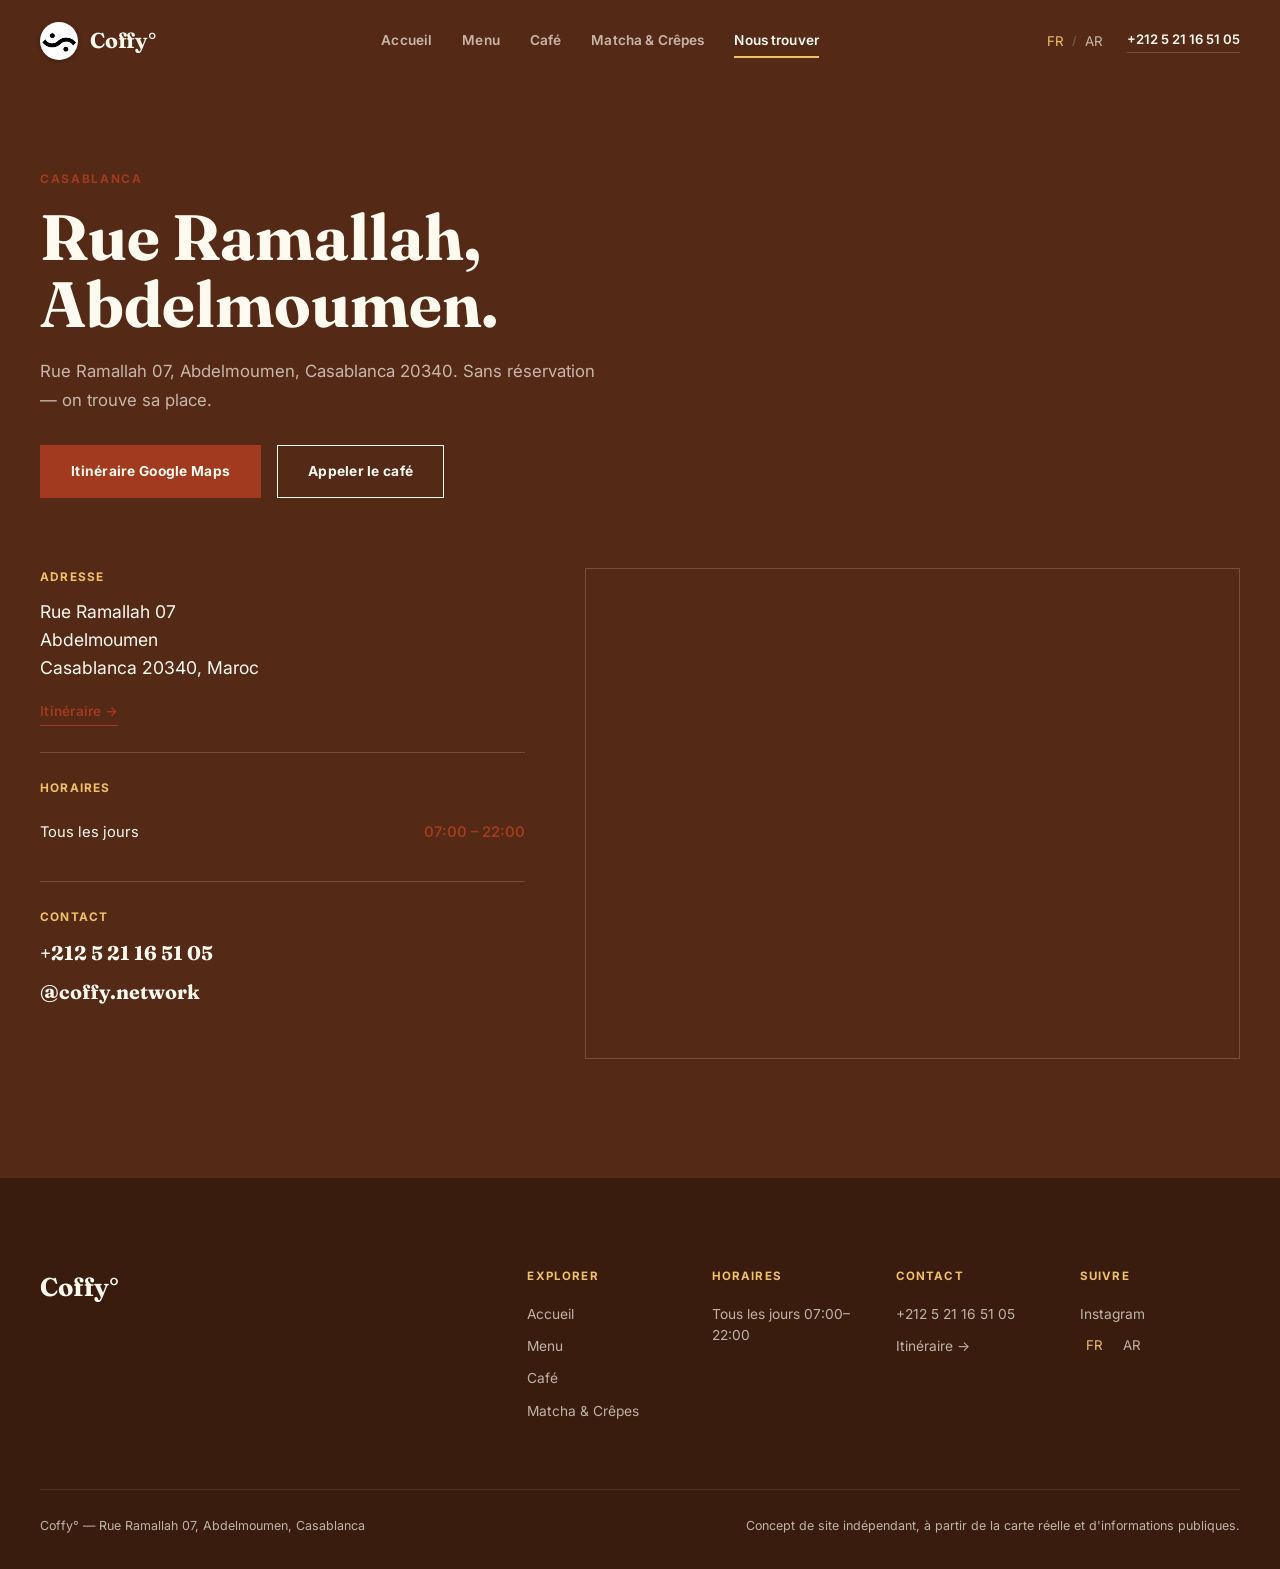
<file: nous-trouver.html>
<!DOCTYPE html>
<html lang="fr">
<head>
<meta charset="UTF-8">
<meta name="viewport" content="width=device-width, initial-scale=1.0">
<title>Nous trouver — Coffy° House Casablanca</title>
<meta name="description" content="Coffy° House — Rue Ramallah 07, Abdelmoumen, Casablanca. Horaires, itinéraire et contact.">
<meta property="og:title" content="Nous trouver — Coffy° House Casablanca">
<meta property="og:description" content="Coffy° House — Rue Ramallah 07, Abdelmoumen, Casablanca. Horaires, itinéraire et contact.">
<meta property="og:type" content="website">
<meta property="og:url" content="https://coffy.network/nous-trouver.html">
<meta property="og:image" content="https://coffy.network/public/hero/hero.jpg">
<meta property="og:locale" content="fr_MA">
<meta name="twitter:card" content="summary_large_image">
<meta name="theme-color" content="#542916">
<link rel="canonical" href="https://coffy.network/nous-trouver.html">
<link rel="icon" href="public/logo/favicon-32.png" type="image/png" sizes="32x32">
<link rel="apple-touch-icon" href="public/logo/apple-touch-icon.png">
<link rel="preconnect" href="https://fonts.googleapis.com">
<link rel="preconnect" href="https://fonts.gstatic.com" crossorigin>
<link href="https://fonts.googleapis.com/css2?family=Fraunces:ital,opsz,wght@0,9..144,500;0,9..144,600;0,9..144,700;1,9..144,500;1,9..144,600&family=Inter:ital,wght@0,400..800;1,400..800&family=Noto+Sans+Arabic:wght@400;500;600;700&display=swap" rel="stylesheet">
<link rel="stylesheet" href="styles.css">
</head>
<body>

<div class="nav" id="mainnav">
  <div class="nav-inner">
    <a class="brand-mark" href="index.html">
      <img class="brand-logo" src="public/logo/Coffy.jpg" alt="Coffy°" width="38" height="38">
      <span class="word">Coffy°</span>
    </a>
    <div class="nav-links">
      <a href="index.html" data-page="index" data-i18n="nav_accueil">Accueil</a>
      <a href="menu.html" data-page="menu" data-i18n="nav_menu">Menu</a>
      <a href="cafe.html" data-page="cafe" data-i18n="nav_cafe">Café</a>
      <a href="matcha-atay.html" data-page="matcha-atay" data-i18n="nav_matchacrepes">Matcha &amp; Crêpes</a>
      <a href="nous-trouver.html" data-page="nous-trouver" class="active" data-i18n="nav_trouver">Nous trouver</a>
    </div>
    <div class="nav-right">
      <div class="langswitch" role="group" aria-label="Choix de la langue">
        <button type="button" data-lang="fr">FR</button><span class="sep">/</span>
        <button type="button" data-lang="ar">AR</button>
      </div>
      <a class="nav-tel" href="tel:+212521165105">+212 5 21 16 51 05</a>
      <button class="navtoggle" id="navtoggle" aria-label="Ouvrir le menu" aria-expanded="false" aria-controls="mobilenav">
        <svg width="16" height="16" viewBox="0 0 24 24" fill="none" stroke="currentColor" stroke-width="1.8"><path d="M3 6h18M3 12h18M3 18h18"/></svg>
      </button>
    </div>
  </div>
  <div class="mobilenav" id="mobilenav">
    <a href="index.html" data-i18n="nav_accueil">Accueil</a>
    <a href="menu.html" data-i18n="nav_menu">Menu</a>
    <a href="cafe.html" data-i18n="nav_cafe">Café</a>
    <a href="matcha-atay.html" data-i18n="nav_matchacrepes">Matcha &amp; Crêpes</a>
    <a href="nous-trouver.html" data-i18n="nav_trouver">Nous trouver</a>
    <a href="contact.html" data-i18n="nav_contact">Contact</a>
    <div class="mobilenav-foot">
      <div class="langswitch" role="group" aria-label="Choix de la langue">
        <button type="button" data-lang="fr">FR</button><span class="sep">/</span>
        <button type="button" data-lang="ar">AR</button>
      </div>
      <a class="nav-tel" href="tel:+212521165105" style="color:var(--sub-on-dark);text-decoration:none;">+212 5 21 16 51 05</a>
    </div>
  </div>
</div>

<header class="page-head">
  <div class="wrap">
    <span class="eyebrow" data-i18n="nt_eyebrow">Casablanca</span>
    <h1 data-i18n="nt_h1">Rue Ramallah,<br>Abdelmoumen.</h1>
    <p data-i18n="nt_lead">Rue Ramallah 07, Abdelmoumen, Casablanca 20340. Sans réservation — on trouve sa place.</p>
    <div class="hero-ctas" style="opacity:1;transform:none;margin-top:30px;">
      <a class="btn btn-fill" href="https://www.google.com/maps/dir/?api=1&destination=33.57774,-7.6260107" target="_blank" rel="noopener" data-i18n="nt_cta1">Itinéraire Google Maps</a>
      <a class="btn btn-ghost" href="tel:+212521165105" data-i18n="nt_cta2">Appeler le café</a>
    </div>
  </div>
</header>

<section class="section-dark" style="padding-top:0;">
  <div class="wrap" style="display:grid;grid-template-columns:.85fr 1.15fr;gap:60px;">
    <div class="reveal">
      <div class="info-block">
        <h4 data-i18n="nt_addr_label">Adresse</h4>
        <p style="font-size:1.1rem;line-height:1.6;margin:0;" data-i18n="loc_addr">Rue Ramallah 07<br>Abdelmoumen<br>Casablanca 20340, Maroc</p>
        <a class="link-arrow terracotta" style="margin-top:18px;" href="https://www.google.com/maps/dir/?api=1&destination=33.57774,-7.6260107" target="_blank" rel="noopener" data-i18n="loc_itin">Itinéraire →</a>
      </div>
      <div class="info-block">
        <h4 data-i18n="nt_hours_label">Horaires</h4>
        <table class="hours-table">
          <tr><td data-i18n="loc_hours_days">Tous les jours</td><td>07:00 – 22:00</td></tr>
        </table>
      </div>
      <div class="info-block">
        <h4 data-i18n="nt_contact_label">Contact</h4>
        <a class="contact-line" href="tel:+212521165105">+212 5 21 16 51 05</a>
        <a class="contact-line" href="https://www.instagram.com/coffy.network/" target="_blank" rel="noopener">@coffy.network</a>
      </div>
    </div>
    <div class="reveal">
      <div class="map-frame">
        <iframe title="Localisation de Coffy° House, Rue Ramallah, Abdelmoumen, Casablanca" src="https://www.google.com/maps?q=Rue+Ramallah+07+Abdelmoumen+Casablanca&z=16&output=embed" loading="lazy" referrerpolicy="no-referrer-when-downgrade"></iframe>
      </div>
    </div>
  </div>
</section>

<footer>
  <div class="wrap">
    <div class="foot-top">
      <div class="foot-mark">Coffy°</div>
      <div class="foot-cols">
        <div class="foot-col">
          <h4 data-i18n="foot_explore">Explorer</h4>
          <a href="index.html" data-i18n="nav_accueil">Accueil</a>
          <a href="menu.html" data-i18n="nav_menu">La carte</a>
          <a href="cafe.html" data-i18n="nav_cafe">Le café</a>
          <a href="matcha-atay.html" data-i18n="nav_matchacrepes">Matcha &amp; Crêpes</a>
        </div>
        <div class="foot-col">
          <h4 data-i18n="foot_hours">Horaires</h4>
          <span data-i18n="foot_hours_line">Tous les jours 07:00–22:00</span>
        </div>
        <div class="foot-col">
          <h4 data-i18n="foot_contact">Contact</h4>
          <a href="tel:+212521165105">+212 5 21 16 51 05</a>
          <a href="https://www.google.com/maps/dir/?api=1&destination=33.57774,-7.6260107" target="_blank" rel="noopener" data-i18n="loc_itin">Itinéraire →</a>
        </div>
        <div class="foot-col">
          <h4 data-i18n="foot_follow">Suivre</h4>
          <a href="https://www.instagram.com/coffy.network/" target="_blank" rel="noopener">Instagram</a>
          <div class="foot-lang" role="group" aria-label="Choix de la langue" style="margin-top:10px;">
            <button type="button" data-lang="fr">FR</button>
            <button type="button" data-lang="ar">AR</button>
          </div>
        </div>
      </div>
    </div>
    <div class="foot-bottom">
      <span data-i18n="foot_bottom1">Coffy° — Rue Ramallah 07, Abdelmoumen, Casablanca</span>
      <span data-i18n="foot_bottom2">Concept de site indépendant, à partir de la carte réelle et d'informations publiques.</span>
    </div>
  </div>
</footer>

<script src="common.js"></script>
</body>
</html>
</file>
<file: styles.css>
/* ===========================================================
   COFFY° — Brunch | Specialty Coffee | Matcha | Crêpes
   Casablanca — Rue Ramallah 07, Abdelmoumen
   Brand palette: Espresso / Terre Cuite / Miel Doré / Eau Trouble / Bleu Porcelaine / Nuage de Lait
   Typography: Fraunces (editorial display serif) + Inter (UI / body)
   =========================================================== */

:root{
  /* ---- Brand palette (mandatory) ---- */
  --espresso:#542916;
  --eau-trouble:#b79858;
  --terre-cuite:#a13a1e;
  --bleu-porcelaine:#88b8ce;
  --nuage-de-lait:#fefaf0;
  --miel-dore:#f1c166;

  /* ---- Derived working tones ---- */
  --espresso-2:#3a1c0f;      /* deepest bg, footer */
  --espresso-3:#6b3a22;      /* lighter espresso, borders on dark */
  --terre-cuite-2:#b8451f;   /* hover state for CTA */
  --porcelaine-deep:#4a7d94; /* readable blue for text/labels on cream */
  --cream-2:#f7efd9;         /* secondary light section bg (cream + eau-trouble tint) */

  /* ---- Semantic / legacy-compatible aliases (used across all pages) ---- */
  --ink:var(--espresso);
  --ink-2:var(--espresso-2);
  --paper:var(--nuage-de-lait);
  --paper-2:var(--cream-2);
  --rust:var(--terre-cuite);
  --rust-2:var(--terre-cuite-2);
  --terracotta:var(--terre-cuite);
  --terracotta-light:var(--miel-dore);
  --brass:var(--eau-trouble);
  --brass-2:var(--miel-dore);
  --sage:var(--bleu-porcelaine);
  --sage-2:var(--porcelaine-deep);
  --white:var(--nuage-de-lait);
  --sub-paper:#6b4a35;
  --sub-dark:rgba(254,250,240,.68);
  --sub-on-dark:var(--sub-dark);
  --line:rgba(84,41,22,.16);
  --line-2:rgba(84,41,22,.09);
  --line-dark:rgba(254,250,240,.18);
  --line-dark-2:rgba(254,250,240,.09);
  --line-on-dark:var(--line-dark);

  /* ---- Typography ---- */
  --f-display:'Fraunces', Georgia, "Times New Roman", serif;
  --f-ui:'Inter', -apple-system, BlinkMacSystemFont, "Segoe UI", Roboto, sans-serif;
  --f-mono:var(--f-ui);

  --ease: cubic-bezier(.22,.68,.1,1);
  --wrap: 1280px;
}

*{ box-sizing:border-box; }
html{ scroll-behavior:smooth; }
@media (prefers-reduced-motion: reduce){
  html{ scroll-behavior:auto; }
  *{ animation-duration:.001ms !important; animation-iteration-count:1 !important; transition-duration:.001ms !important; scroll-behavior:auto !important; }
}
body{
  margin:0;
  background:var(--paper);
  color:var(--ink);
  font-family:var(--f-ui);
  font-size:16px;
  line-height:1.55;
  -webkit-font-smoothing:antialiased;
  overflow-x:hidden;
}
img{ max-width:100%; display:block; }
a{ color:inherit; text-decoration:none; }
button{ font-family:inherit; cursor:pointer; background:none; border:none; color:inherit; }
.wrap{ max-width:var(--wrap); margin:0 auto; padding:0 40px; }
:focus-visible{ outline:2px solid var(--terre-cuite); outline-offset:3px; border-radius:2px; }

.eyebrow{
  display:block; font-family:var(--f-ui); font-size:.74rem; font-weight:700; letter-spacing:.14em;
  text-transform:uppercase; color:var(--terre-cuite); margin-bottom:16px;
}
.eyebrow.on-dark{ color:var(--miel-dore); }
.eyebrow.sage{ color:var(--porcelaine-deep); }

.sec-title{
  font-family:var(--f-display); font-weight:700;
  font-size:clamp(2rem,4.2vw,3.4rem); line-height:1.06; letter-spacing:-.01em; margin:0;
}
.sec-title i{ font-style:italic; font-weight:500; color:var(--terre-cuite); }
.hero-headline .ln2{ font-style:italic; font-weight:500; }
.sec-body{ font-size:1.05rem; line-height:1.75; color:var(--sub-paper); max-width:520px; margin:0; }
.sec-body.on-dark{ color:var(--sub-dark); }

.btn{
  display:inline-flex; align-items:center; gap:10px; padding:15px 30px;
  font-family:var(--f-ui); font-size:.86rem; font-weight:700; letter-spacing:.02em;
  border:1px solid transparent; transition:transform .35s var(--ease), background .3s, color .3s, border-color .3s;
  will-change:transform;
}
.btn-fill{ background:var(--terre-cuite); color:var(--nuage-de-lait); }
.btn-fill:hover{ background:var(--terre-cuite-2); }
.btn-ghost{ border-color:currentColor; color:var(--white); }
.btn-ghost:hover{ background:var(--white); color:var(--ink); }
.btn-ghost.dark{ color:var(--ink); }
.btn-ghost.dark:hover{ background:var(--ink); color:var(--white); }

.link-arrow{
  display:inline-flex; align-items:center; gap:8px; font-family:var(--f-ui); font-size:.85rem; font-weight:600;
  letter-spacing:.02em; border-bottom:1px solid currentColor; padding-bottom:3px; transition:gap .3s var(--ease), opacity .3s;
}
.link-arrow:hover{ gap:14px; }
.link-arrow.rust, .link-arrow.terracotta{ color:var(--terre-cuite); }
.link-arrow.on-dark{ color:var(--miel-dore); }

/* ---------- reveal-on-scroll ---------- */
.reveal{ opacity:0; transform:translateY(26px); transition:opacity .9s var(--ease), transform .9s var(--ease); }
.reveal.in{ opacity:1; transform:none; }
.reveal-stagger > *{ opacity:0; transform:translateY(22px); transition:opacity .8s var(--ease), transform .8s var(--ease); }
.reveal-stagger.in > *{ opacity:1; transform:none; }
.reveal-stagger.in > *:nth-child(1){ transition-delay:.02s; }
.reveal-stagger.in > *:nth-child(2){ transition-delay:.09s; }
.reveal-stagger.in > *:nth-child(3){ transition-delay:.16s; }
.reveal-stagger.in > *:nth-child(4){ transition-delay:.23s; }
.reveal-stagger.in > *:nth-child(5){ transition-delay:.30s; }
.reveal-stagger.in > *:nth-child(6){ transition-delay:.37s; }

/* =====================================================
   HEADER / NAV
   ===================================================== */
.nav{
  position:fixed; top:0; left:0; right:0; z-index:200;
  padding:22px 0; transition:padding .45s var(--ease), background .45s var(--ease), backdrop-filter .45s var(--ease), border-color .45s var(--ease);
  border-bottom:1px solid transparent;
}
.nav-inner{ max-width:var(--wrap); margin:0 auto; padding:0 40px; display:flex; align-items:center; justify-content:space-between; gap:24px; }
.brand-mark{ display:flex; align-items:center; gap:12px; }
.brand-logo{
  width:38px; height:38px; border-radius:50%; object-fit:cover; flex:0 0 auto;
  box-shadow:0 1px 4px rgba(0,0,0,.25); background:var(--nuage-de-lait);
}
.brand-mark .word{ font-family:var(--f-display); font-weight:700; font-size:1.34rem; color:var(--white); letter-spacing:-.01em; transition:color .45s var(--ease); }
.nav-links{ display:flex; gap:30px; }
.nav-links a{
  position:relative; font-size:.85rem; font-weight:600; letter-spacing:.01em; color:var(--sub-dark);
  padding:6px 0; transition:color .35s;
}
.nav-links a::after{
  content:''; position:absolute; left:0; right:0; bottom:0; height:2px; background:var(--miel-dore);
  transform:scaleX(0); transform-origin:right; transition:transform .4s var(--ease);
}
.nav-links a:hover, .nav-links a.active{ color:var(--white); }
.nav-links a.active::after, .nav-links a:hover::after{ transform:scaleX(1); transform-origin:left; }
.nav-right{ display:flex; align-items:center; gap:22px; }
.langswitch{ display:flex; align-items:center; gap:6px; font-family:var(--f-ui); font-size:.74rem; font-weight:700; letter-spacing:.03em; }
.langswitch button{ color:var(--sub-dark); padding:2px; }
.langswitch button.active{ color:var(--miel-dore); }
.langswitch .sep{ color:var(--line-dark); }
.nav-tel{ font-family:var(--f-ui); font-weight:600; font-size:.82rem; color:var(--white); border-bottom:1px solid var(--line-dark); padding-bottom:2px; }
.navtoggle{ display:none; color:var(--white); padding:6px; }

.nav.solid{
  padding:13px 0; background:rgba(84,41,22,.92); backdrop-filter:blur(14px) saturate(140%);
  border-bottom-color:var(--line-dark-2);
}

/* mobile full-screen nav */
.mobilenav{
  position:fixed; inset:0; background:var(--espresso); z-index:190;
  display:flex; flex-direction:column; justify-content:center; padding:100px 28px 60px;
  transform:translateY(-100%); transition:transform .55s var(--ease);
  overflow-y:auto;
}
.mobilenav.open{ transform:translateY(0); }
.mobilenav a{
  font-family:var(--f-display); font-weight:700; font-size:2.1rem; color:var(--white);
  padding:14px 0; border-bottom:1px solid var(--line-dark-2); word-break:break-word;
}
.mobilenav-foot{ margin-top:32px; display:flex; align-items:center; justify-content:space-between; flex-wrap:wrap; gap:14px; }

/* =====================================================
   HERO
   ===================================================== */
.hero{ position:relative; min-height:100vh; display:flex; flex-direction:column; justify-content:flex-end; color:var(--white); overflow:hidden; }
.hero-photo{ position:absolute; inset:0; z-index:0; }
.hero-photo img{ width:100%; height:100%; object-fit:cover; transform:scale(1.06); }
.hero-photo::after{
  content:''; position:absolute; inset:0;
  background:linear-gradient(180deg, rgba(42,20,10,.46) 0%, rgba(42,20,10,.30) 30%, rgba(36,17,9,.66) 78%, rgba(30,14,7,.94) 100%);
}
.hero-inner{ position:relative; z-index:2; max-width:var(--wrap); margin:0 auto; padding:190px 40px 66px; width:100%; }
.hero-loc{ font-family:var(--f-ui); font-size:.78rem; font-weight:700; letter-spacing:.14em; text-transform:uppercase; color:var(--miel-dore); margin-bottom:20px; opacity:0; transform:translateY(14px); transition:opacity .9s var(--ease) .1s, transform .9s var(--ease) .1s; }
.hero-tagline{ display:flex; flex-wrap:wrap; gap:8px 14px; margin-bottom:22px; opacity:0; transform:translateY(14px); transition:opacity .9s var(--ease) .18s, transform .9s var(--ease) .18s; }
.hero-tagline span{ font-family:var(--f-ui); font-size:.82rem; font-weight:600; letter-spacing:.02em; color:var(--nuage-de-lait); padding:6px 14px; border:1px solid var(--line-dark); border-radius:999px; }
.hero-headline{ margin:0 0 24px; font-family:var(--f-display); font-weight:700; }
.hero-headline .ln{ display:block; overflow:hidden; }
.hero-headline .ln span{ display:block; font-size:clamp(2.5rem,7.2vw,5.6rem); line-height:1.01; letter-spacing:-.02em; transform:translateY(105%); transition:transform 1s var(--ease); }
.hero-headline .ln2{ color:var(--miel-dore); }
.hero-sub{ max-width:500px; font-size:1.08rem; line-height:1.7; color:rgba(254,250,240,.86); opacity:0; transform:translateY(14px); transition:opacity .9s var(--ease) .5s, transform .9s var(--ease) .5s; margin-bottom:34px; }
.hero-ctas{ display:flex; gap:16px; flex-wrap:wrap; opacity:0; transform:translateY(14px); transition:opacity .9s var(--ease) .62s, transform .9s var(--ease) .62s; }
.hero.loaded .hero-loc, .hero.loaded .hero-tagline, .hero.loaded .hero-sub, .hero.loaded .hero-ctas{ opacity:1; transform:none; }
.hero.loaded .hero-headline .ln span{ transform:translateY(0); }
.hero.loaded .hero-headline .ln:nth-child(2) span{ transition-delay:.12s; }
.hero.loaded .hero-headline .ln:nth-child(3) span{ transition-delay:.24s; }

.pour-line{ width:180px; height:26px; margin:22px 0 0; opacity:0; transition:opacity 1.1s var(--ease) .9s; }
.hero.loaded .pour-line{ opacity:1; }
.pour-line path{ stroke-dasharray:220; stroke-dashoffset:220; transition:stroke-dashoffset 1.4s var(--ease) 1s; }
.hero.loaded .pour-line path{ stroke-dashoffset:0; }

.hero-strip{ position:relative; z-index:2; border-top:1px solid var(--line-dark-2); background:rgba(30,14,7,.35); }
.hero-strip-inner{
  max-width:var(--wrap); margin:0 auto; padding:18px 40px; display:flex; flex-wrap:wrap; gap:12px 40px;
  align-items:center; justify-content:space-between; font-family:var(--f-ui); font-size:.82rem; font-weight:500; color:var(--sub-dark);
}
.hero-strip-inner strong{ color:var(--white); font-weight:700; }

/* =====================================================
   GENERIC SECTIONS
   ===================================================== */
.section-paper{ background:var(--paper); padding:110px 0; }
.section-dark{ background:var(--ink); color:var(--white); padding:110px 0; }
.section-sage{ background:var(--paper-2); padding:110px 0; }
.section-roasted{ background:var(--ink-2); color:var(--white); padding:100px 0; }
.section-porcelaine{ background:var(--bleu-porcelaine); color:var(--espresso); padding:100px 0; }

/* =====================================================
   INTRO
   ===================================================== */
.intro-grid{ display:grid; grid-template-columns:.85fr 1fr; gap:70px; align-items:end; }

/* =====================================================
   SIGNATURES — editorial asymmetric grid
   ===================================================== */
.sig-grid{ display:grid; grid-template-columns:repeat(6,1fr); grid-auto-rows:110px; gap:3px; }
.sig-card{ position:relative; display:block; overflow:hidden; background:var(--espresso-2); }
.sig-card img{ position:absolute; inset:0; width:100%; height:100%; object-fit:cover; transition:transform 1s var(--ease); }
.sig-card:hover img{ transform:scale(1.06); }
.sig-card.big{ grid-column:1 / 4; grid-row:1 / 6; }
.sig-card.med:nth-of-type(2){ grid-column:4 / 7; grid-row:1 / 4; }
.sig-card.med.atay{ grid-column:4 / 7; grid-row:4 / 6; }
.sig-card.small.v60{ grid-column:1 / 3; grid-row:6 / 9; }
.sig-card.small.sweet{ grid-column:3 / 7; grid-row:6 / 9; }
.sig-body{
  position:absolute; left:0; right:0; bottom:0; padding:22px; z-index:2;
  background:linear-gradient(0deg, rgba(24,11,5,.88) 0%, rgba(24,11,5,0) 100%);
  color:var(--white); transform:translateY(10px); opacity:.94; transition:transform .5s var(--ease);
}
.sig-card:hover .sig-body{ transform:translateY(0); opacity:1; }
.sig-tag{ display:block; font-family:var(--f-ui); font-size:.7rem; font-weight:700; letter-spacing:.1em; text-transform:uppercase; color:var(--miel-dore); margin-bottom:6px; }
.sig-body h3{ font-family:var(--f-display); font-weight:700; font-size:clamp(1.05rem,2vw,1.6rem); margin:0 0 8px; }
.sig-price{ font-family:var(--f-ui); font-weight:600; font-size:.82rem; color:var(--sub-dark); }

/* =====================================================
   MENU — interactive
   ===================================================== */
.cat-pills{ display:flex; gap:10px; overflow-x:auto; padding-bottom:18px; margin-bottom:44px; border-bottom:1px solid var(--line); scrollbar-width:thin; }
.cat-pills::-webkit-scrollbar{ height:4px; }
.cat-pills::-webkit-scrollbar-thumb{ background:var(--line); }
.cat-pills button{
  flex:0 0 auto; padding:9px 18px; font-size:.82rem; font-weight:600; letter-spacing:.01em; color:var(--sub-paper);
  border:1px solid var(--line); white-space:nowrap; transition:.3s var(--ease); border-radius:3px;
}
.cat-pills button:hover{ border-color:var(--terre-cuite); color:var(--terre-cuite); }
.cat-pills button.active{ background:var(--ink); border-color:var(--ink); color:var(--white); }

.menu-cat{ display:none; }
.menu-cat.active{ display:block; animation:catin .5s var(--ease); }
@keyframes catin{ from{ opacity:0; transform:translateY(10px); } to{ opacity:1; transform:none; } }

.menu-feat{ display:grid; grid-template-columns:.85fr 1.15fr; gap:50px; align-items:center; margin-bottom:50px; padding-bottom:50px; border-bottom:1px solid var(--line); }
.menu-feat .thumb{ aspect-ratio:4/3; overflow:hidden; }
.menu-feat .thumb img{ width:100%; height:100%; object-fit:cover; }
.menu-feat .fbody h4{ font-family:var(--f-display); font-size:clamp(1.6rem,3vw,2.2rem); font-weight:700; margin:8px 0 14px; }
.menu-feat .fbody p{ color:var(--sub-paper); line-height:1.7; max-width:440px; margin:0 0 14px; }
.menu-feat .fprice{ font-family:var(--f-ui); font-weight:600; font-size:.8rem; color:var(--terre-cuite); }
.menu-cat h3.display{ font-family:var(--f-display); font-size:clamp(1.6rem,3vw,2.2rem); font-weight:700; margin-bottom:8px; }
.cat-note{ font-family:var(--f-ui); font-size:.78rem; color:var(--sub-paper); }

.group-label{ font-family:var(--f-ui); font-size:.72rem; font-weight:700; letter-spacing:.1em; text-transform:uppercase; color:var(--terre-cuite); margin:34px 0 12px; }
.list-row{ display:flex; align-items:baseline; gap:14px; padding:13px 0; border-bottom:1px solid var(--line-2); }
.list-row > div{ flex:0 0 auto; max-width:58%; }
.list-name{ font-size:1.02rem; font-weight:600; }
.list-desc{ display:block; font-size:.82rem; color:var(--sub-paper); margin-top:2px; }
.list-leader{ flex:1 1 auto; border-bottom:1px dotted var(--line); transform:translateY(-5px); min-width:16px; }
.list-prices{ flex:0 0 auto; display:flex; gap:14px; font-family:var(--f-ui); font-size:.92rem; color:var(--terre-cuite); font-weight:700; min-width:70px; justify-content:flex-end; }
.list-prices .empty{ color:var(--line); }
.footnote{ margin-top:26px; font-size:.8rem; color:var(--sub-paper); }

/* =====================================================
   MATCHA & ATAY / FEATURE PANELS
   ===================================================== */
.feature-large{ display:grid; grid-template-columns:1fr 1fr; gap:0; border:1px solid var(--line-dark); }
.feature-large.light{ border-color:var(--line); }
.feature-large .thumb{ aspect-ratio:5/4; overflow:hidden; }
.feature-large .thumb img{ width:100%; height:100%; object-fit:cover; transition:transform 1.2s var(--ease); }
.feature-large:hover .thumb img{ transform:scale(1.05); }
.feature-large .body{ padding:48px; display:flex; flex-direction:column; justify-content:center; }
.feature-large .body h3{ font-family:var(--f-display); font-weight:700; font-size:clamp(1.4rem,2.6vw,2rem); margin:0 0 14px; }
.feature-large .body p{ margin:0 0 20px; line-height:1.7; }
.hours-table{ border-collapse:collapse; width:100%; }
.hours-table td{ padding:11px 0; border-top:1px solid var(--line); font-size:.92rem; }
.hours-table td:last-child{ text-align:right; font-family:var(--f-ui); font-weight:600; color:var(--terre-cuite); }

/* =====================================================
   COFFEE EXPERIENCE — asymmetric story block
   ===================================================== */
.story{ display:grid; grid-template-columns:1.05fr .95fr; gap:64px; align-items:center; }
.story-img{ aspect-ratio:4/5; overflow:hidden; }
.story-img img{ width:100%; height:100%; object-fit:cover; }
.story-text .display{ font-family:var(--f-display); font-weight:700; font-size:clamp(1.9rem,3.6vw,2.8rem); margin:0 0 20px; }
.story-stats{ display:flex; gap:36px; margin-top:34px; padding-top:26px; border-top:1px solid var(--line); flex-wrap:wrap; }
.story-stat b{ display:block; font-family:var(--f-display); font-weight:700; font-size:1.9rem; color:var(--terre-cuite); }
.story-stat span{ font-size:.8rem; color:var(--sub-paper); }

/* =====================================================
   BRUNCH / MATCHA / CRÊPES — typographic band (no invented photography)
   ===================================================== */
.brunch-band{ position:relative; overflow:hidden; }
.brunch-grid{ display:grid; grid-template-columns:repeat(3,1fr); gap:1px; background:var(--line-dark); border:1px solid var(--line-dark); }
.brunch-panel{ background:var(--espresso); padding:52px 40px; position:relative; }
.brunch-panel.accent{ background:var(--terre-cuite); }
.brunch-panel.blue{ background:var(--bleu-porcelaine); color:var(--espresso); }
.brunch-panel .num{ font-family:var(--f-ui); font-size:.72rem; font-weight:700; letter-spacing:.14em; text-transform:uppercase; opacity:.72; margin-bottom:20px; display:block; }
.brunch-panel h3{ font-family:var(--f-display); font-weight:700; font-size:clamp(1.5rem,2.6vw,2.1rem); margin:0 0 16px; line-height:1.08; }
.brunch-panel p{ font-size:.98rem; line-height:1.7; opacity:.92; margin:0; max-width:340px; }
.brunch-panel.blue p{ color:rgba(58,28,15,.82); }

/* =====================================================
   VIDEO SECTION — editorial storytelling
   ===================================================== */
.video-block{ display:grid; grid-template-columns:.62fr 1.38fr; gap:56px; align-items:center; }
.video-frame{ position:relative; aspect-ratio:9/16; max-width:340px; margin:0 auto; overflow:hidden; border-radius:6px; box-shadow:0 24px 60px rgba(0,0,0,.35); }
.video-frame video{ width:100%; height:100%; object-fit:cover; display:block; }
.video-frame::after{ content:''; position:absolute; inset:0; box-shadow:inset 0 0 0 1px var(--line-dark); pointer-events:none; }
.video-text .display{ font-family:var(--f-display); font-weight:700; font-size:clamp(1.9rem,3.6vw,2.8rem); margin:0 0 20px; }
.video-text p{ line-height:1.75; max-width:460px; margin:0 0 20px; }

/* =====================================================
   ATMOSPHERE gallery — staggered masonry
   ===================================================== */
.gallery{ columns:4 220px; column-gap:14px; }
.gallery-item{ break-inside:avoid; margin-bottom:14px; overflow:hidden; opacity:0; transform:translateY(30px); transition:opacity .9s var(--ease), transform .9s var(--ease); }
.gallery-item.in{ opacity:1; transform:none; }
.gallery-item img{ width:100%; display:block; transition:transform .9s var(--ease); }
.gallery-item:hover img{ transform:scale(1.05); }
.gallery-item:nth-child(3n){ margin-top:34px; }
.amenities{ display:grid; grid-template-columns:repeat(3,1fr); border-top:1px solid var(--line-dark); margin-top:60px; }
.amenity{ padding:22px 0 22px 24px; border-bottom:1px solid var(--line-dark); border-left:1px solid var(--line-dark); display:flex; align-items:center; gap:12px; font-size:.92rem; font-weight:500; }
.amenity:nth-child(3n+1){ border-left:none; padding-left:0; }
.amenity .glyph{ width:6px; height:6px; background:var(--miel-dore); border-radius:50%; flex:0 0 auto; }

/* =====================================================
   SOCIAL / INSTAGRAM STRIP
   ===================================================== */
.social-grid{ display:grid; grid-template-columns:repeat(6,1fr); gap:3px; }
.social-item{ position:relative; aspect-ratio:1/1; overflow:hidden; display:block; background:var(--espresso-2); }
.social-item img{ width:100%; height:100%; object-fit:cover; transition:transform .8s var(--ease), filter .4s; }
.social-item:hover img{ transform:scale(1.07); }
.social-item::after{ content:''; position:absolute; inset:0; background:linear-gradient(0deg, rgba(24,11,5,.55) 0%, rgba(24,11,5,0) 40%); opacity:0; transition:opacity .3s; }
.social-item:hover::after{ opacity:1; }
.social-item .ig-icon{ position:absolute; left:14px; bottom:14px; z-index:2; opacity:0; transform:translateY(8px); transition:opacity .3s, transform .3s; color:var(--white); }
.social-item:hover .ig-icon{ opacity:1; transform:none; }

/* =====================================================
   STORY / IDENTITY
   ===================================================== */
.identity{ display:grid; grid-template-columns:1fr; gap:0; text-align:center; max-width:820px; margin:0 auto; }
.identity .statement{ font-family:var(--f-display); font-weight:700; font-size:clamp(2rem,4.6vw,3.4rem); line-height:1.1; margin:0 0 32px; }
.identity p{ font-size:1.08rem; line-height:1.8; color:var(--sub-dark); max-width:640px; margin:0 auto; }
.motif{ width:120px; height:20px; margin:36px auto; opacity:.85; }

/* =====================================================
   LOCATION
   ===================================================== */
.location-grid{ display:grid; grid-template-columns:.85fr 1.15fr; gap:60px; }
.info-block{ padding-bottom:26px; margin-bottom:26px; border-bottom:1px solid var(--line-dark); }
.info-block:last-child{ border-bottom:none; }
.info-block h4{ font-family:var(--f-ui); font-size:.74rem; font-weight:700; letter-spacing:.1em; text-transform:uppercase; color:var(--miel-dore); margin:0 0 12px; }
.contact-line{ display:block; font-family:var(--f-display); font-weight:700; font-size:1.24rem; margin-bottom:8px; }
.map-frame{ aspect-ratio:4/3; border:1px solid var(--line-dark); overflow:hidden; filter:sepia(8%) saturate(1.05) contrast(1.03); }
.map-frame iframe{ width:100%; height:100%; border:0; }

/* =====================================================
   CTA BAND
   ===================================================== */
.cta-band{ padding:80px 0 !important; }
.cta-band .wrap{ display:flex; align-items:center; justify-content:space-between; flex-wrap:wrap; gap:24px; }
.cta-band h2{ font-family:var(--f-display); font-weight:700; font-size:clamp(1.6rem,3.2vw,2.3rem); margin:0; max-width:640px; }

/* =====================================================
   FOOTER
   ===================================================== */
footer{ background:var(--ink-2); color:var(--white); padding:90px 0 34px; }
.foot-top{ display:grid; grid-template-columns:.9fr 1.5fr; gap:60px; padding-bottom:56px; border-bottom:1px solid var(--line-dark-2); }
.foot-brand{ display:flex; align-items:center; gap:12px; margin-bottom:18px; }
.foot-brand img{ width:36px; height:36px; border-radius:50%; box-shadow:0 1px 4px rgba(0,0,0,.25); }
.foot-mark{ font-family:var(--f-display); font-weight:700; font-size:1.6rem; }
.foot-desc{ color:var(--sub-dark); font-size:.92rem; line-height:1.7; max-width:320px; }
.foot-social{ display:flex; gap:14px; margin-top:22px; }
.foot-social a{ width:34px; height:34px; border:1px solid var(--line-dark); display:flex; align-items:center; justify-content:center; transition:border-color .3s, background .3s; }
.foot-social a:hover{ border-color:var(--miel-dore); background:var(--line-dark-2); }
.foot-cols{ display:grid; grid-template-columns:repeat(4,1fr); gap:24px; }
.foot-col h4{ font-family:var(--f-ui); font-size:.72rem; font-weight:700; letter-spacing:.1em; text-transform:uppercase; color:var(--miel-dore); margin:0 0 18px; }
.foot-col a, .foot-col span{ display:block; font-size:.86rem; color:var(--sub-dark); margin-bottom:11px; }
.foot-col a:hover{ color:var(--white); }
.foot-lang{ display:flex; gap:8px; margin-top:6px; font-family:var(--f-ui); font-size:.78rem; font-weight:600; }
.foot-lang button{ color:var(--sub-dark); }
.foot-lang button.active{ color:var(--miel-dore); }
.foot-bottom{ display:flex; justify-content:space-between; flex-wrap:wrap; gap:12px; padding-top:26px; font-size:.78rem; color:var(--sub-dark); }
.foot-statement{ font-family:var(--f-display); font-weight:700; font-size:1.1rem; color:var(--miel-dore); margin-top:20px; }

/* =====================================================
   PAGE HEADER (sub-pages)
   ===================================================== */
.page-head{ background:var(--ink); color:var(--white); padding:170px 0 70px; }
.page-head h1{ font-family:var(--f-display); font-weight:700; font-size:clamp(2.4rem,5.4vw,4rem); line-height:1.04; margin:14px 0 20px; }
.page-head p{ max-width:560px; font-size:1.05rem; line-height:1.7; color:var(--sub-dark); margin:0; }
.micro{ font-family:var(--f-ui); font-size:.72rem; font-weight:700; letter-spacing:.1em; text-transform:uppercase; }

/* misc placeholder-slot cleanup (legacy) */
.slot{ display:flex; align-items:center; justify-content:center; background:var(--espresso-2); overflow:hidden; }
.slot img{ width:100%; height:100%; object-fit:cover; }
.slot-tag{ font-family:var(--f-ui); font-size:.7rem; letter-spacing:.08em; text-transform:uppercase; color:var(--sub-dark); }

/* =====================================================
   RTL
   ===================================================== */
html[dir="rtl"] body{ font-family:'Inter', 'Noto Sans Arabic', sans-serif; }
html[dir="rtl"] .eyebrow, html[dir="rtl"] .hero-loc, html[dir="rtl"] .sig-tag,
html[dir="rtl"] .group-label, html[dir="rtl"] .cat-note, html[dir="rtl"] .info-block h4,
html[dir="rtl"] .foot-col h4{ letter-spacing:0; }
html[dir="rtl"] .link-arrow{ flex-direction:row-reverse; }
html[dir="rtl"] .link-arrow svg{ transform:scaleX(-1); }
html[dir="rtl"] .nav-links a::after{ transform-origin:left; }
html[dir="rtl"] .nav-links a.active::after, html[dir="rtl"] .nav-links a:hover::after{ transform-origin:right; }
html[dir="rtl"] .sec-body, html[dir="rtl"] .foot-desc, html[dir="rtl"] .identity p{ margin-inline:0 auto; }
html[dir="rtl"] .list-prices{ flex-direction:row-reverse; }
html[dir="rtl"] .hours-table td:last-child{ text-align:left; }
html[dir="rtl"] .amenity:nth-child(3n+1){ border-left:1px solid var(--line-dark); border-right:none; padding-left:24px; }
html[dir="rtl"] .amenity{ border-left:none; border-right:1px solid var(--line-dark); padding-left:0; padding-right:24px; }
html[dir="rtl"] .amenity:nth-child(3n+1){ border-right:none; padding-right:0; }
html[dir="rtl"] .pour-line{ transform:scaleX(-1); }
html[dir="rtl"] .motif{ transform:scaleX(-1); }

/* =====================================================
   RESPONSIVE
   ===================================================== */
@media (max-width:1080px){
  .wrap{ padding:0 26px; }
  .nav-inner{ padding:0 26px; }
  .intro-grid, .story, .location-grid, .foot-top{ grid-template-columns:1fr; gap:34px; }
  .story{ grid-template-columns:1fr; }
  .story-img{ order:-1; aspect-ratio:16/10; }
  .sig-grid{ grid-template-columns:repeat(2,1fr); grid-auto-rows:170px; }
  .sig-card.big{ grid-column:1/3; grid-row:1/3; }
  .sig-card.med:nth-of-type(2){ grid-column:1/2; grid-row:3/4; }
  .sig-card.med.atay{ grid-column:2/3; grid-row:3/4; }
  .sig-card.small.v60{ grid-column:1/2; grid-row:4/5; }
  .sig-card.small.sweet{ grid-column:2/3; grid-row:4/5; }
  .feature-large{ grid-template-columns:1fr; }
  .foot-cols{ grid-template-columns:repeat(2,1fr); }
  .gallery{ columns:3 180px; }
  .brunch-grid{ grid-template-columns:1fr; }
  .video-block{ grid-template-columns:1fr; }
  .video-frame{ max-width:280px; }
  .social-grid{ grid-template-columns:repeat(3,1fr); }
}
@media (max-width:820px){
  .nav-links{ display:none; }
  .nav-inner .nav-tel{ display:none; }
  .navtoggle{ display:block; }
  .hero-inner{ padding:140px 22px 46px; }
  .hero-strip-inner{ padding:16px 22px; font-size:.74rem; }
  .wrap{ padding:0 22px; }
  .nav-inner{ padding:0 22px; }
  .section-paper, .section-dark, .section-sage, .section-roasted, .section-porcelaine{ padding:70px 0; }
  .menu-feat{ grid-template-columns:1fr; gap:24px; }
  .list-row > div{ max-width:62%; }
  .amenities{ grid-template-columns:repeat(2,1fr); }
  .amenity:nth-child(2n+1){ border-left:none; padding-left:0; }
  html[dir=rtl] .amenity:nth-child(2n+1){ border-right:none; padding-right:0; }
  .gallery{ columns:2 160px; }
  .cta-band .wrap{ flex-direction:column; align-items:flex-start; }
  .page-head{ padding:130px 0 54px; }
  .hero-tagline span{ font-size:.76rem; padding:5px 12px; }
}
@media (max-width:520px){
  .hero-headline .ln span{ font-size:clamp(2.2rem,10.5vw,3.2rem); }
  .sig-grid{ grid-template-columns:1fr; grid-auto-rows:220px; }
  .sig-card.big, .sig-card.med:nth-of-type(2), .sig-card.med.atay, .sig-card.small.v60, .sig-card.small.sweet{ grid-column:1/2; grid-row:auto; }
  .foot-cols{ grid-template-columns:1fr 1fr; gap:30px 20px; }
  .gallery{ columns:1; }
  .social-grid{ grid-template-columns:repeat(2,1fr); }
  .brunch-panel{ padding:40px 24px; }
  .video-frame{ max-width:220px; }
}
</file>
